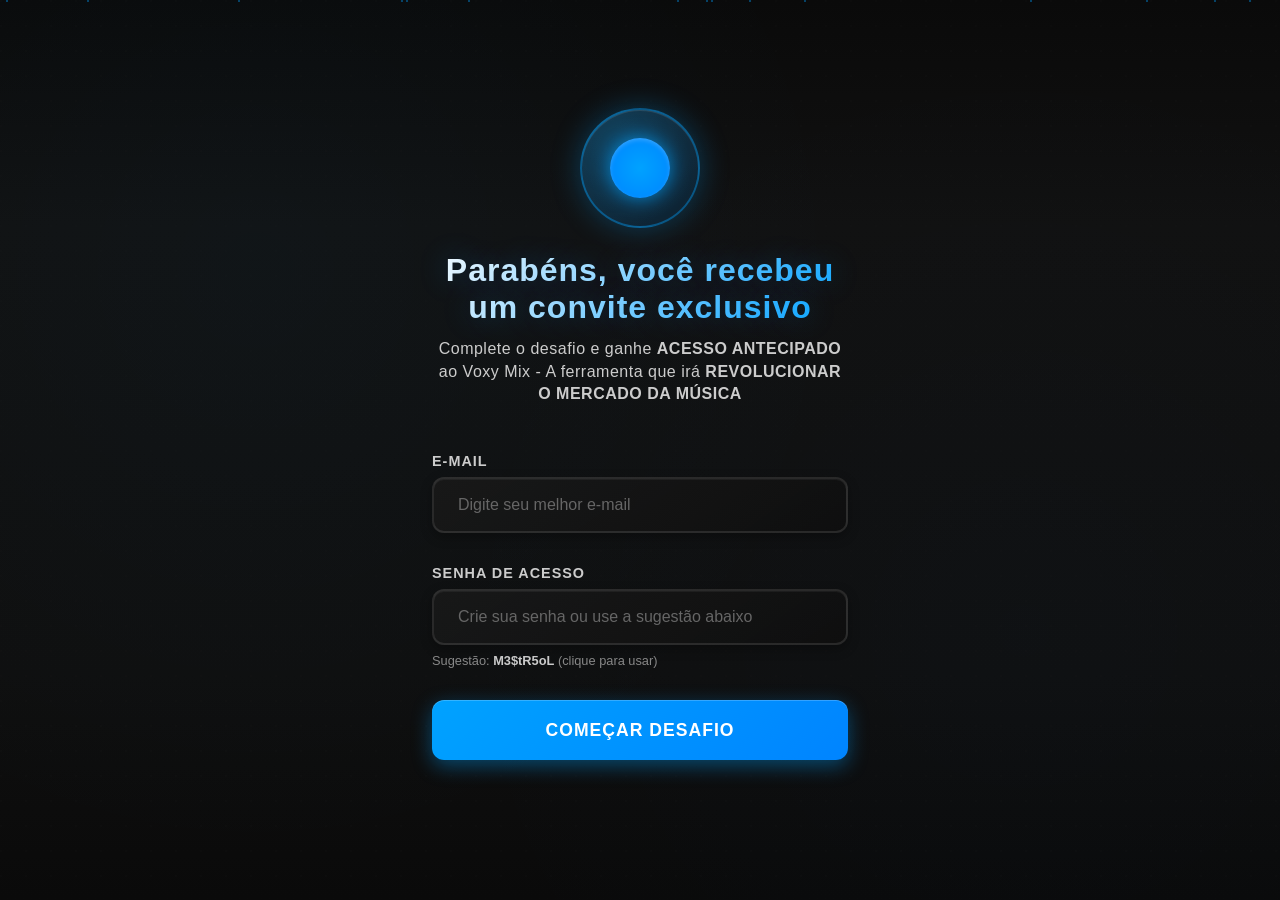
<file: app/index.html>
<!DOCTYPE html>
<html lang="pt-BR">
<head>
    <meta charset="UTF-8">
    <title>Voxy Mix</title>
    <link rel="stylesheet" href="styles.css">
</head>
<body>
    <iframe id="stageFrame" src=""></iframe>
    <script src="script.js"></script>
</body>
</html>
</file>
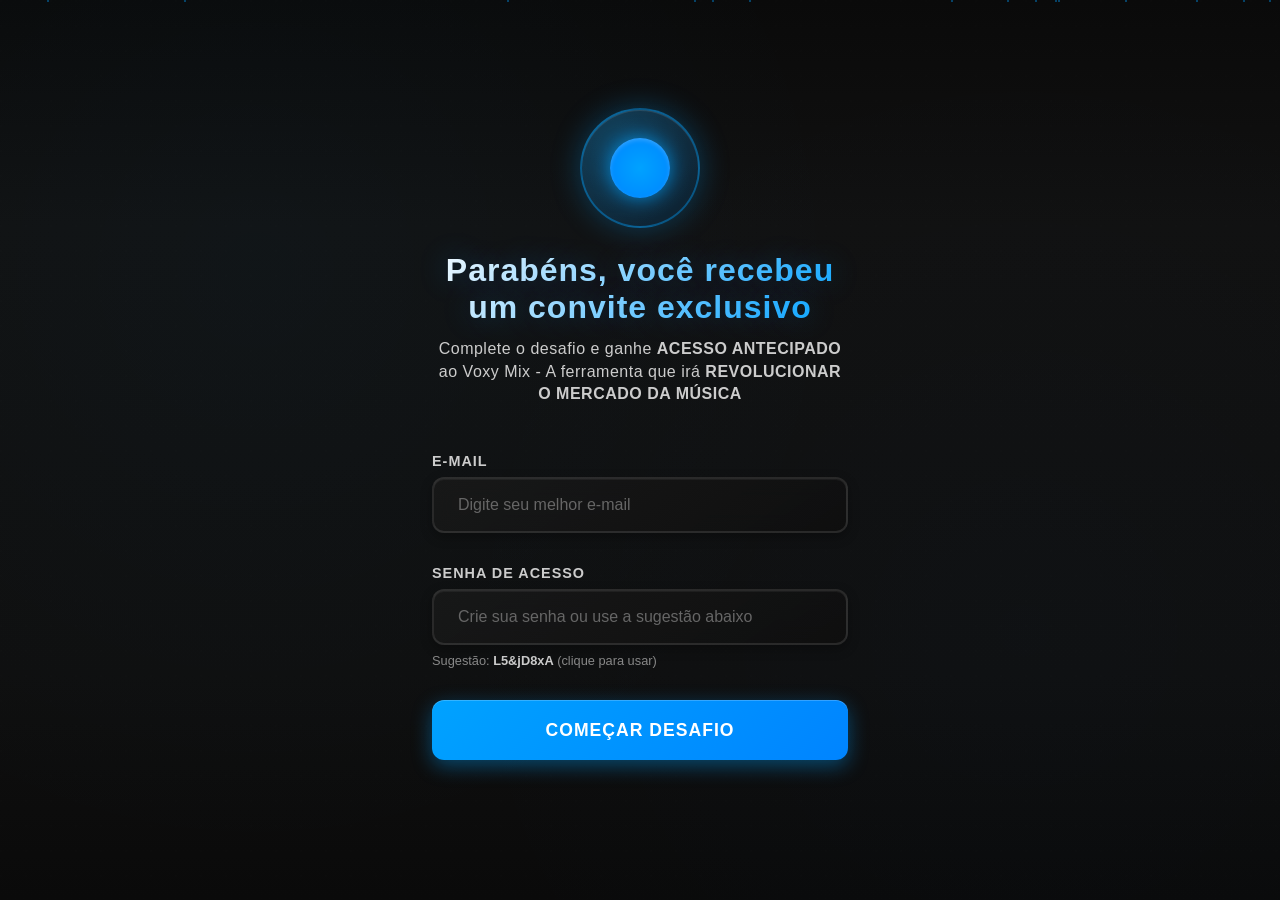
<file: Banco de Dados - IA/Htmls/[FG] Etapa 1 - Login (Pronta).html>
<!DOCTYPE html>
<html lang="pt-BR">
<head>
    <meta charset="UTF-8">
    <meta name="viewport" content="width=device-width, initial-scale=1.0">
    <title>Voxy Mix - Experiência Interativa</title>
    <style>
        /* ===== RESET E BASE ===== */
        * {
            margin: 0;
            padding: 0;
            box-sizing: border-box;
            user-select: none;
        }

        body {
            font-family: 'Segoe UI', 'Arial', sans-serif;
            background: 
                radial-gradient(circle at 20% 30%, rgba(0, 162, 255, 0.03) 0%, transparent 50%),
                radial-gradient(circle at 80% 70%, rgba(0, 132, 255, 0.02) 0%, transparent 50%),
                linear-gradient(180deg, #0a0a0a 0%, #111111 25%, #0f0f0f 75%, #0a0a0a 100%);
            color: #ffffff;
            min-height: 100vh;
            overflow-x: hidden;
            position: relative;
            display: flex;
            align-items: center;
            justify-content: center;
        }

        /* ===== TEXTURA DE CARBONO ===== */
        body::before {
            content: '';
            position: fixed;
            top: 0;
            left: 0;
            width: 100%;
            height: 100%;
            background: 
                radial-gradient(circle at 1px 1px, rgba(255,255,255,0.015) 1px, transparent 0);
            background-size: 25px 25px;
            pointer-events: none;
            opacity: 0.4;
            z-index: -1;
        }

        /* ===== CONTAINER PRINCIPAL ===== */
        .login-container {
            width: 100%;
            max-width: 480px;
            padding: 2rem;
            position: relative;
            z-index: 1;
        }

        /* ===== LOGO PLACEHOLDER ===== */
        .logo-section {
            text-align: center;
            margin-bottom: 3rem;
            opacity: 0;
            animation: fadeInUp 1s ease-out 0.2s forwards;
        }

        .logo-placeholder {
            width: 120px;
            height: 120px;
            margin: 0 auto 1.5rem;
            background: 
                radial-gradient(circle at 30% 30%, rgba(0, 162, 255, 0.3), rgba(0, 132, 255, 0.1)),
                linear-gradient(145deg, #1a1a1a, #0f0f0f);
            border: 2px solid rgba(0, 162, 255, 0.4);
            border-radius: 50%;
            display: flex;
            align-items: center;
            justify-content: center;
            position: relative;
            box-shadow: 
                0 0 30px rgba(0, 162, 255, 0.3),
                inset 0 1px 0 rgba(255, 255, 255, 0.1);
        }

        .logo-placeholder::before {
            content: '';
            width: 60px;
            height: 60px;
            background: 
                radial-gradient(circle, #00a2ff 0%, #0084ff 100%);
            border-radius: 50%;
            box-shadow: 
                0 0 20px rgba(0, 162, 255, 0.8),
                inset 0 2px 4px rgba(255, 255, 255, 0.2);
            animation: logoGlow 3s ease-in-out infinite;
        }

        @keyframes logoGlow {
            0%, 100% { 
                box-shadow: 
                    0 0 20px rgba(0, 162, 255, 0.8),
                    inset 0 2px 4px rgba(255, 255, 255, 0.2);
            }
            50% { 
                box-shadow: 
                    0 0 35px rgba(0, 162, 255, 1),
                    0 0 50px rgba(0, 162, 255, 0.5),
                    inset 0 2px 4px rgba(255, 255, 255, 0.3);
            }
        }

        /* ===== TÍTULOS ===== */
        .main-title {
            font-size: 2rem;
            font-weight: 700;
            text-align: center;
            margin-bottom: 0.8rem;
            background: linear-gradient(135deg, #ffffff, #00a2ff);
            -webkit-background-clip: text;
            -webkit-text-fill-color: transparent;
            background-clip: text;
            text-shadow: 0 0 30px rgba(0, 162, 255, 0.3);
            letter-spacing: 1px;
            opacity: 0;
            animation: fadeInUp 1s ease-out 0.4s forwards;
        }

        .subtitle {
            font-size: 1rem;
            text-align: center;
            color: #cccccc;
            margin-bottom: 3rem;
            letter-spacing: 0.5px;
            line-height: 1.4;
            opacity: 0;
            animation: fadeInUp 1s ease-out 0.6s forwards;
        }

        /* ===== FORMULÁRIO ===== */
        .login-form {
            opacity: 0;
            animation: fadeInUp 1s ease-out 0.8s forwards;
        }

        .form-group {
            margin-bottom: 2rem;
            position: relative;
        }

        .form-label {
            display: block;
            font-size: 0.9rem;
            font-weight: 600;
            color: #cccccc;
            margin-bottom: 0.5rem;
            text-transform: uppercase;
            letter-spacing: 1px;
        }

        .form-input {
            width: 100%;
            height: 56px;
            padding: 0 1.5rem;
            background: 
                linear-gradient(145deg, rgba(26, 26, 26, 0.8), rgba(15, 15, 15, 0.9));
            border: 2px solid rgba(100, 100, 100, 0.3);
            border-radius: 12px;
            font-size: 1rem;
            color: #ffffff;
            transition: all 0.3s cubic-bezier(0.4, 0, 0.2, 1);
            backdrop-filter: blur(10px);
            box-shadow: 
                0 4px 12px rgba(0, 0, 0, 0.3),
                inset 0 1px 0 rgba(255, 255, 255, 0.05);
        }

        .form-input::placeholder {
            color: #666666;
            font-weight: 400;
        }

        .form-input:focus {
            outline: none;
            border-color: #00a2ff;
            box-shadow: 
                0 4px 12px rgba(0, 0, 0, 0.3),
                0 0 20px rgba(0, 162, 255, 0.4),
                inset 0 1px 0 rgba(255, 255, 255, 0.1);
            background: 
                linear-gradient(145deg, rgba(26, 26, 26, 0.9), rgba(15, 15, 15, 1));
        }

        .form-input:hover {
            border-color: rgba(0, 162, 255, 0.5);
            box-shadow: 
                0 4px 12px rgba(0, 0, 0, 0.3),
                0 0 10px rgba(0, 162, 255, 0.2),
                inset 0 1px 0 rgba(255, 255, 255, 0.08);
        }

        /* ===== SUGESTÃO DE SENHA ===== */
        .password-suggestion {
            font-size: 0.8rem;
            color: #888888;
            margin-top: 0.5rem;
            cursor: pointer;
            transition: color 0.3s ease;
        }

        .password-suggestion:hover {
            color: #00a2ff;
        }

        .password-suggestion .suggestion-text {
            color: #cccccc;
            font-weight: 600;
        }

        /* ===== BOTÃO PRINCIPAL ===== */
        .submit-button {
            width: 100%;
            height: 60px;
            background: linear-gradient(135deg, #00a2ff, #0084ff);
            border: none;
            border-radius: 12px;
            font-size: 1.1rem;
            font-weight: 700;
            color: #ffffff;
            text-transform: uppercase;
            letter-spacing: 1px;
            cursor: pointer;
            transition: all 0.3s cubic-bezier(0.4, 0, 0.2, 1);
            box-shadow: 
                0 6px 20px rgba(0, 162, 255, 0.4),
                inset 0 1px 0 rgba(255, 255, 255, 0.2);
            position: relative;
            overflow: hidden;
            margin-bottom: 2rem;
        }

        .submit-button::before {
            content: '';
            position: absolute;
            top: 0;
            left: -100%;
            width: 100%;
            height: 100%;
            background: linear-gradient(90deg, transparent, rgba(255, 255, 255, 0.2), transparent);
            transition: left 0.5s ease;
        }

        .submit-button:hover {
            transform: translateY(-2px);
            box-shadow: 
                0 8px 25px rgba(0, 162, 255, 0.6),
                0 0 30px rgba(0, 162, 255, 0.4),
                inset 0 1px 0 rgba(255, 255, 255, 0.3);
        }

        .submit-button:hover::before {
            left: 100%;
        }

        .submit-button:active {
            transform: translateY(0);
            transition: transform 0.1s ease;
        }

        .submit-button.loading {
            pointer-events: none;
            opacity: 0.8;
        }

        .submit-button.loading::after {
            content: '';
            width: 20px;
            height: 20px;
            border: 2px solid rgba(255, 255, 255, 0.3);
            border-top: 2px solid #ffffff;
            border-radius: 50%;
            animation: spin 1s linear infinite;
            margin-left: 10px;
            display: inline-block;
        }

        @keyframes spin {
            0% { transform: rotate(0deg); }
            100% { transform: rotate(360deg); }
        }

        /* ===== NOTA INFERIOR ===== */
        .footer-note {
            text-align: center;
            font-size: 0.85rem;
            color: #888888;
            line-height: 1.4;
            opacity: 0;
            animation: fadeInUp 1s ease-out 1s forwards;
        }

        /* ===== TELA DE SUCESSO ===== */
        .success-screen {
            display: none;
            text-align: center;
            opacity: 0;
            transform: translateY(30px);
        }

        .success-screen.show {
            display: block;
            animation: fadeInUp 0.8s ease-out forwards;
        }

        .success-icon {
            width: 100px;
            height: 100px;
            margin: 0 auto 2rem;
            background: 
                radial-gradient(circle, #00ff88 0%, #00cc66 100%);
            border-radius: 50%;
            display: flex;
            align-items: center;
            justify-content: center;
            box-shadow: 
                0 0 30px rgba(0, 255, 136, 0.5),
                inset 0 2px 4px rgba(255, 255, 255, 0.2);
            animation: successPulse 2s ease-in-out infinite;
        }

        @keyframes successPulse {
            0%, 100% { 
                box-shadow: 
                    0 0 30px rgba(0, 255, 136, 0.5),
                    inset 0 2px 4px rgba(255, 255, 255, 0.2);
            }
            50% { 
                box-shadow: 
                    0 0 40px rgba(0, 255, 136, 0.8),
                    0 0 60px rgba(0, 255, 136, 0.3),
                    inset 0 2px 4px rgba(255, 255, 255, 0.3);
            }
        }

        .success-icon::before {
            content: '✓';
            font-size: 3rem;
            font-weight: bold;
            color: #ffffff;
        }

        .success-title {
            font-size: 1.8rem;
            font-weight: 700;
            margin-bottom: 1rem;
            background: linear-gradient(135deg, #ffffff, #00ff88);
            -webkit-background-clip: text;
            -webkit-text-fill-color: transparent;
            background-clip: text;
        }

        .success-message {
            font-size: 1rem;
            color: #cccccc;
            margin-bottom: 2.5rem;
            line-height: 1.5;
        }

        .continue-button {
            padding: 1rem 2.5rem;
            background: linear-gradient(135deg, #00ff88, #00cc66);
            border: none;
            border-radius: 12px;
            font-size: 1rem;
            font-weight: 700;
            color: #000000;
            text-transform: uppercase;
            letter-spacing: 1px;
            cursor: pointer;
            transition: all 0.3s ease;
            box-shadow: 
                0 6px 20px rgba(0, 255, 136, 0.4),
                inset 0 1px 0 rgba(255, 255, 255, 0.2);
        }

        .continue-button:hover {
            transform: translateY(-2px);
            box-shadow: 
                0 8px 25px rgba(0, 255, 136, 0.6),
                0 0 30px rgba(0, 255, 136, 0.4);
        }

        /* ===== ANIMAÇÕES ===== */
        @keyframes fadeInUp {
            from {
                opacity: 0;
                transform: translateY(30px);
            }
            to {
                opacity: 1;
                transform: translateY(0);
            }
        }

        /* ===== RESPONSIVIDADE ===== */
        @media (max-width: 768px) {
            .login-container {
                padding: 1.5rem;
                max-width: 400px;
            }

            .logo-placeholder {
                width: 100px;
                height: 100px;
            }

            .logo-placeholder::before {
                width: 50px;
                height: 50px;
            }

            .main-title {
                font-size: 1.6rem;
            }

            .subtitle {
                font-size: 0.9rem;
            }

            .form-input {
                height: 52px;
                font-size: 0.95rem;
            }

            .submit-button {
                height: 56px;
                font-size: 1rem;
            }
        }

        @media (max-width: 480px) {
            .login-container {
                padding: 1rem;
            }

            .main-title {
                font-size: 1.4rem;
                line-height: 1.2;
            }

            .subtitle {
                font-size: 0.85rem;
            }
        }

        /* ===== EFEITOS DE PARTÍCULAS ===== */
        .particles {
            position: fixed;
            top: 0;
            left: 0;
            width: 100%;
            height: 100%;
            pointer-events: none;
            z-index: -1;
        }

        .particle {
            position: absolute;
            width: 2px;
            height: 2px;
            background: rgba(0, 162, 255, 0.5);
            border-radius: 50%;
            animation: float 8s ease-in-out infinite;
        }

        @keyframes float {
            0%, 100% { 
                transform: translateY(0) translateX(0);
                opacity: 0;
            }
            10%, 90% { 
                opacity: 1;
            }
            50% { 
                transform: translateY(-100vh) translateX(50px);
            }
        }
    </style>
</head>
<body>
    <!-- PARTÍCULAS DE FUNDO -->
    <div class="particles" id="particles"></div>

    <div class="login-container">
        <!-- SEÇÃO DO LOGO -->
        <div class="logo-section">
            <div class="logo-placeholder"></div>
            <h1 class="main-title">Parabéns, você recebeu um convite exclusivo</h1>
            <p class="subtitle">Complete o desafio e ganhe <strong>ACESSO ANTECIPADO</strong> ao Voxy Mix - A ferramenta que irá <strong>REVOLUCIONAR O MERCADO DA MÚSICA</strong></p>
        </div>

        <!-- FORMULÁRIO DE ACESSO -->
        <form class="login-form" id="loginForm">
            <div class="form-group">
                <label class="form-label" for="email">E-mail</label>
                <input 
                    type="email" 
                    id="email" 
                    name="email" 
                    class="form-input" 
                    placeholder="Digite seu melhor e-mail"
                    required
                >
            </div>

            <div class="form-group">
                <label class="form-label" for="password">Senha de Acesso</label>
                <input 
                    type="password" 
                    id="password" 
                    name="password" 
                    class="form-input" 
                    placeholder="Crie sua senha ou use a sugestão abaixo"
                    required
                >
                <div class="password-suggestion" id="passwordSuggestion">
                    Sugestão: <span class="suggestion-text" id="suggestedPassword">V7x#m2K9</span> (clique para usar)
                </div>
            </div>

            <button type="submit" class="submit-button" id="submitBtn">
                Começar Desafio
            </button>
        </form>

        <!-- NOTA INFERIOR -->
        <!-- Removida conforme solicitação -->

        <!-- TELA DE SUCESSO -->
        <div class="success-screen" id="successScreen">
            <div class="success-icon"></div>
            <h2 class="success-title">Sistema Ativado!</h2>
            <p class="success-message">
                Seu acesso foi liberado! Agora você está pronto para embarcar nesta experiência única do Voxy Mix.
            </p>
            <button class="continue-button" onclick="continueToNextStep()">
                Entrar na Experiência
            </button>
        </div>
    </div>

    <script>
        // ===== SISTEMA DE ACESSO VOXY MIX =====
        
        // Elementos do DOM
        const loginForm = document.getElementById('loginForm');
        const submitBtn = document.getElementById('submitBtn');
        const successScreen = document.getElementById('successScreen');
        const emailInput = document.getElementById('email');
        const passwordInput = document.getElementById('password');
        const passwordSuggestion = document.getElementById('passwordSuggestion');
        const suggestedPassword = document.getElementById('suggestedPassword');

        // Array de senhas sugeridas
        const passwordSuggestions = [
            'V7x#m2K9', 'P4@nW8qZ', 'M3$tR5oL', 'X9&fY2nU', 
            'K8#pB4mS', 'Q6@vN7rT', 'Z3$cH9wE', 'L5&jD8xA'
        ];

        // ===== GERAÇÃO DE SENHA SUGERIDA =====
        function generateRandomPassword() {
            const randomIndex = Math.floor(Math.random() * passwordSuggestions.length);
            return passwordSuggestions[randomIndex];
        }

        // ===== APLICAR SENHA SUGERIDA =====
        function applySuggestedPassword() {
            const password = suggestedPassword.textContent;
            passwordInput.value = password;
            passwordInput.focus();
            
            // Remove a sugestão completamente
            passwordSuggestion.style.display = 'none';
        }

        // ===== PARTÍCULAS DE FUNDO =====
        function createParticles() {
            const particlesContainer = document.getElementById('particles');
            const particleCount = 15;

            for (let i = 0; i < particleCount; i++) {
                const particle = document.createElement('div');
                particle.className = 'particle';
                
                particle.style.left = Math.random() * 100 + '%';
                particle.style.animationDelay = Math.random() * 8 + 's';
                particle.style.animationDuration = (8 + Math.random() * 4) + 's';
                
                particlesContainer.appendChild(particle);
            }
        }

        // ===== VALIDAÇÃO DE FORMULÁRIO =====
        function validateForm() {
            const email = emailInput.value.trim();
            const password = passwordInput.value.trim();
            
            if (!isValidEmail(email)) {
                showInputError(emailInput, 'Digite um e-mail válido');
                return false;
            }
            
            if (password.length < 6) {
                showInputError(passwordInput, 'Senha deve ter pelo menos 6 caracteres');
                return false;
            }
            
            return true;
        }

        function isValidEmail(email) {
            const emailRegex = /^[^\s@]+@[^\s@]+\.[^\s@]+$/;
            return emailRegex.test(email);
        }

        function showInputError(input, message) {
            const existingError = input.parentNode.querySelector('.error-message');
            if (existingError) {
                existingError.remove();
            }
            
            const errorElement = document.createElement('div');
            errorElement.className = 'error-message';
            errorElement.textContent = message;
            errorElement.style.cssText = `
                color: #ff4444;
                font-size: 0.8rem;
                margin-top: 0.5rem;
                animation: fadeInUp 0.3s ease;
            `;
            
            input.parentNode.appendChild(errorElement);
            input.style.borderColor = '#ff4444';
            
            setTimeout(() => {
                if (errorElement.parentNode) {
                    errorElement.remove();
                    input.style.borderColor = '';
                }
            }, 3000);
        }

        // ===== PROCESSAMENTO DO FORMULÁRIO =====
        function handleFormSubmit(e) {
            e.preventDefault();
            
            if (!validateForm()) {
                return;
            }
            
            submitBtn.classList.add('loading');
            submitBtn.innerHTML = 'Ativando Sistema...';
            
            setTimeout(() => {
                showSuccessScreen();
            }, 2000);
        }

        function showSuccessScreen() {
            loginForm.style.display = 'none';
            document.querySelector('.footer-note').style.display = 'none';
            document.querySelector('.logo-section').style.display = 'none';
            
            successScreen.classList.add('show');
            
            playSuccessSound();
        }

        function continueToNextStep() {
            alert('Redirecionando para sua experiência Voxy Mix personalizada...');
        }

        // ===== EFEITOS SONOROS =====
        function playSuccessSound() {
            try {
                const audioContext = new (window.AudioContext || window.webkitAudioContext)();
                
                const frequencies = [523, 659, 784];
                
                frequencies.forEach((freq, index) => {
                    const oscillator = audioContext.createOscillator();
                    const gainNode = audioContext.createGain();
                    
                    oscillator.connect(gainNode);
                    gainNode.connect(audioContext.destination);
                    
                    const startTime = audioContext.currentTime + (index * 0.1);
                    oscillator.frequency.setValueAtTime(freq, startTime);
                    gainNode.gain.setValueAtTime(0.1, startTime);
                    gainNode.gain.exponentialRampToValueAtTime(0.001, startTime + 0.5);
                    
                    oscillator.start(startTime);
                    oscillator.stop(startTime + 0.5);
                });
            } catch (e) {
                // Fallback silencioso
            }
        }

        // ===== EFEITOS VISUAIS NOS INPUTS =====
        function addInputEffects() {
            const inputs = document.querySelectorAll('.form-input');
            
            inputs.forEach(input => {
                input.addEventListener('focus', function() {
                    this.parentNode.style.transform = 'translateY(-2px)';
                    this.parentNode.style.transition = 'transform 0.3s ease';
                });
                
                input.addEventListener('blur', function() {
                    this.parentNode.style.transform = 'translateY(0)';
                });
            });
        }

        // ===== EASTER EGG - SEQUÊNCIA SECRETA =====
        let secretSequence = [];
        const secretCode = ['ArrowUp', 'ArrowUp', 'ArrowDown', 'ArrowDown', 'ArrowLeft', 'ArrowRight'];

        function handleSecretSequence(e) {
            secretSequence.push(e.code);
            
            if (secretSequence.length > secretCode.length) {
                secretSequence.shift();
            }
            
            if (JSON.stringify(secretSequence) === JSON.stringify(secretCode)) {
                activateSecretMode();
                secretSequence = [];
            }
        }

        function activateSecretMode() {
            document.body.style.animation = 'rainbow 2s linear infinite';
            
            const style = document.createElement('style');
            style.textContent = `
                @keyframes rainbow {
                    0% { filter: hue-rotate(0deg); }
                    100% { filter: hue-rotate(360deg); }
                }
            `;
            document.head.appendChild(style);
            
            setTimeout(() => {
                document.body.style.animation = '';
                style.remove();
            }, 4000);
        }

        // ===== INICIALIZAÇÃO =====
        document.addEventListener('DOMContentLoaded', function() {
            createParticles();
            
            loginForm.addEventListener('submit', handleFormSubmit);
            addInputEffects();
            
            // Adiciona event listener para sugestão de senha
            passwordSuggestion.addEventListener('click', applySuggestedPassword);
            
            // Easter egg
            document.addEventListener('keydown', handleSecretSequence);
            
            // Auto-focus no primeiro input após animação
            setTimeout(() => {
                emailInput.focus();
            }, 1500);
            
            // Gera senha inicial
            const initialPassword = generateRandomPassword();
            suggestedPassword.textContent = initialPassword;
        });

        // ===== PREVENÇÃO DE SPAM =====
        let submitCount = 0;
        const originalSubmitHandler = handleFormSubmit;

        function handleFormSubmit(e) {
            submitCount++;
            
            if (submitCount > 3) {
                e.preventDefault();
                alert('Muitas tentativas. Aguarde alguns segundos antes de tentar novamente.');
                return;
            }
            
            originalSubmitHandler(e);
        }

        setInterval(() => {
            submitCount = 0;
        }, 60000);
    </script>
</body>
</html>
</file>
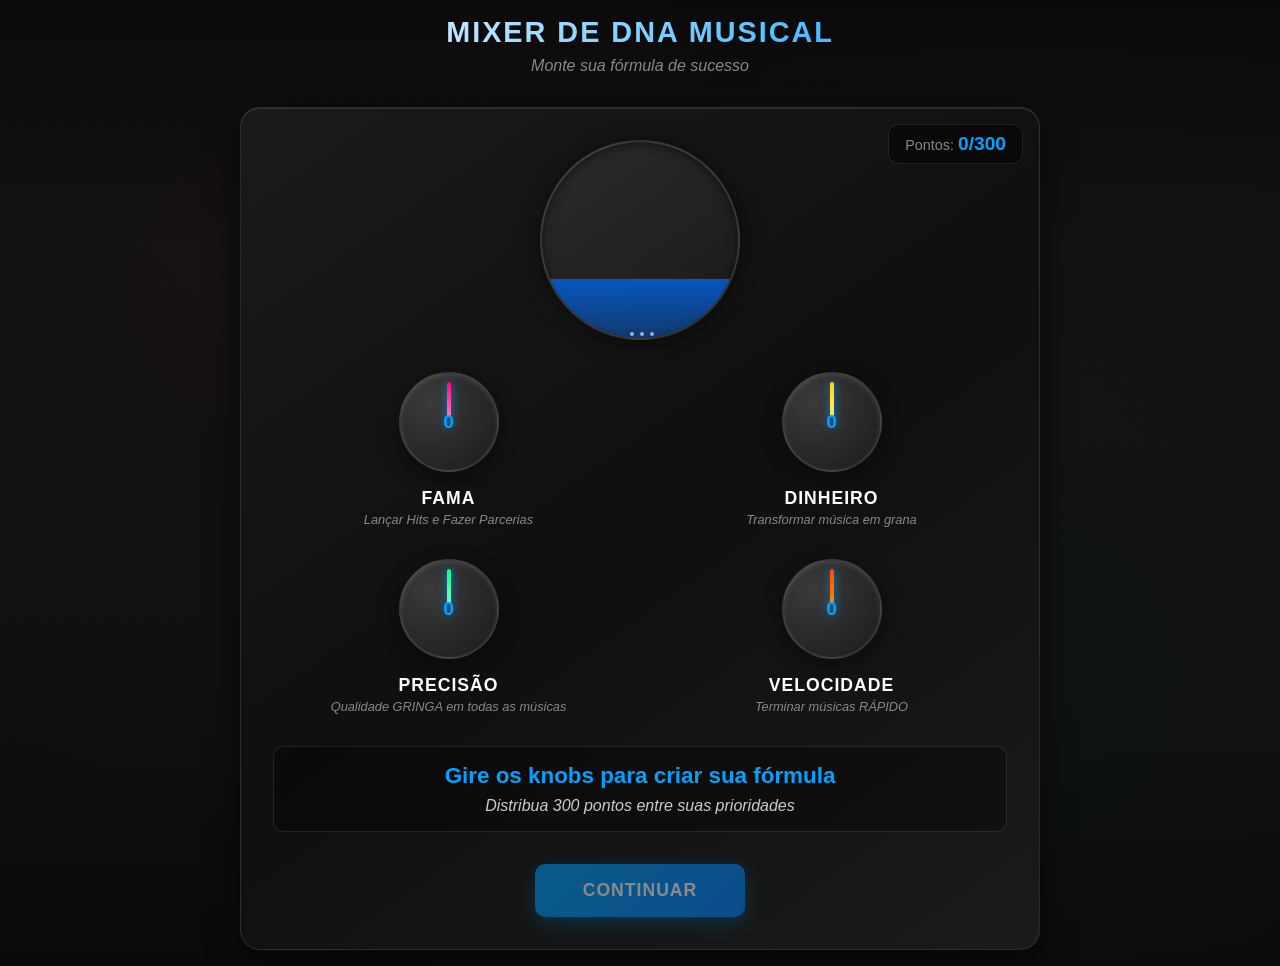
<file: Banco de Dados - IA/Htmls/[FG] Etapa 2 - DNA Musical.html>
<!DOCTYPE html>
<html lang="pt-BR">
<head>
    <meta charset="UTF-8">
    <meta name="viewport" content="width=device-width, initial-scale=1.0">
    <title>Mixer de DNA Musical - Voxy Mix</title>
    <style>
        /* ===== RESET & BASE ===== */
        * { margin: 0; padding: 0; box-sizing: border-box; user-select: none; }
        body {
            font-family: 'Segoe UI', Arial, sans-serif;
            background:
                radial-gradient(circle at 20% 30%, rgba(255, 0, 150, 0.02) 0%, transparent 60%),
                radial-gradient(circle at 80% 70%, rgba(0, 200, 255, 0.02) 0%, transparent 60%),
                linear-gradient(180deg, #0a0a0a 0%, #111111 25%, #0f0f0f 75%, #0a0a0a 100%);
            color: #e8e8e8; min-height: 100vh; overflow-x: hidden;
            display: flex; align-items: center; justify-content: center; padding: 1rem;
        }
        body::before {
            content: ''; position: fixed; top: 0; left: 0; width: 100%; height: 100%;
            background: radial-gradient(circle at 1px 1px, rgba(255,255,255,0.02) 1px, transparent 0);
            background-size: 20px 20px; pointer-events: none; opacity: 0.3; z-index: -1;
        }
        
        /* ===== CONTAINER PRINCIPAL ===== */
        .main-container { 
            max-width: 800px; 
            width: 100%; 
            position: relative; 
            z-index: 1;
            animation: fadeInUp 0.8s ease-out;
        }
        
        /* ===== HEADER ===== */
        .header {
            text-align: center;
            margin-bottom: 2rem;
        }
        .title {
            font-size: 1.8rem;
            font-weight: 700;
            background: linear-gradient(135deg, #ffffff, #00a2ff);
            -webkit-background-clip: text;
            -webkit-text-fill-color: transparent;
            background-clip: text;
            margin-bottom: 0.5rem;
            text-transform: uppercase;
            letter-spacing: 2px;
        }
        .subtitle {
            font-size: 1rem;
            color: #888;
            font-style: italic;
        }
        
        /* ===== MIXER CONTAINER ===== */
        .mixer-container {
            background: linear-gradient(145deg, #1a1a1a 0%, #0f0f0f 50%, #1a1a1a 100%);
            border: 1px solid rgba(100, 100, 100, 0.3);
            border-radius: 20px;
            padding: 2rem;
            position: relative;
            box-shadow: 
                0 8px 32px rgba(0, 0, 0, 0.6),
                inset 0 1px 0 rgba(255, 255, 255, 0.1);
        }
        
        /* ===== PONTOS TOTAIS ===== */
        .points-display {
            position: absolute;
            top: 1rem;
            right: 1rem;
            background: rgba(0, 0, 0, 0.5);
            padding: 0.5rem 1rem;
            border-radius: 10px;
            border: 1px solid rgba(255, 255, 255, 0.1);
        }
        .points-text {
            font-size: 0.9rem;
            color: #888;
        }
        .points-value {
            font-size: 1.2rem;
            font-weight: bold;
            color: #00a2ff;
        }
        .points-value.warning {
            color: #ff4444;
        }
        
        /* ===== CAPSULA CENTRAL ===== */
        .formula-container {
            width: 200px;
            height: 200px;
            margin: 0 auto 2rem;
            position: relative;
        }
        
        .capsule {
            width: 100%;
            height: 100%;
            background: linear-gradient(145deg, #2a2a2a, #1a1a1a);
            border-radius: 100px;
            position: relative;
            overflow: hidden;
            border: 2px solid rgba(255, 255, 255, 0.1);
            box-shadow: 
                inset 0 2px 10px rgba(0, 0, 0, 0.5),
                0 0 20px rgba(0, 0, 0, 0.5);
        }
        
        .liquid {
            position: absolute;
            bottom: 0;
            left: 0;
            width: 100%;
            height: 30%;
            background: linear-gradient(180deg, 
                rgba(0, 162, 255, 0.8) 0%, 
                rgba(0, 162, 255, 0.4) 100%);
            transition: all 0.5s ease;
            animation: bubble 3s ease-in-out infinite;
        }
        
        @keyframes bubble {
            0%, 100% { transform: translateY(0); }
            50% { transform: translateY(-5px); }
        }
        
        .bubbles {
            position: absolute;
            bottom: 10%;
            left: 50%;
            transform: translateX(-50%);
        }
        
        .bubble {
            position: absolute;
            width: 4px;
            height: 4px;
            background: rgba(255, 255, 255, 0.6);
            border-radius: 50%;
            animation: rise 2s ease-in-out infinite;
        }
        
        @keyframes rise {
            0% { transform: translateY(0); opacity: 0; }
            20% { opacity: 1; }
            80% { opacity: 1; }
            100% { transform: translateY(-100px); opacity: 0; }
        }
        
        .formula-result {
            position: absolute;
            top: 50%;
            left: 50%;
            transform: translate(-50%, -50%);
            text-align: center;
            opacity: 0;
            transition: opacity 0.5s ease;
        }
        
        .formula-result.show {
            opacity: 1;
        }
        
        .result-icon {
            font-size: 3rem;
            margin-bottom: 0.5rem;
        }
        
        .result-name {
            font-size: 1.2rem;
            font-weight: bold;
            color: #ffffff;
            text-shadow: 0 0 10px rgba(0, 162, 255, 0.8);
        }
        
        /* ===== KNOBS GRID ===== */
        .knobs-grid {
            display: grid;
            grid-template-columns: repeat(2, 1fr);
            gap: 2rem;
            margin-bottom: 2rem;
        }
        
        /* ===== KNOB INDIVIDUAL ===== */
        .knob-container {
            display: flex;
            flex-direction: column;
            align-items: center;
            gap: 1rem;
        }
        
        .knob-wrapper {
            position: relative;
        }
        
        .knob {
            width: 100px;
            height: 100px;
            border-radius: 50%;
            position: relative;
            cursor: grab;
            background: 
                radial-gradient(circle at 30% 30%, #3a3a3a, #1a1a1a),
                radial-gradient(circle at 70% 70%, #2a2a2a, #0a0a0a);
            border: 2px solid rgba(255, 255, 255, 0.1);
            box-shadow: 
                0 6px 20px rgba(0, 0, 0, 0.4),
                inset 0 2px 4px rgba(255, 255, 255, 0.1);
            transition: transform 0.2s ease;
        }
        
        .knob:hover {
            transform: scale(1.05);
        }
        
        .knob.dragging {
            cursor: grabbing;
            transform: scale(1.08);
        }
        
        .knob-indicator {
            position: absolute;
            top: 8px;
            left: 50%;
            width: 4px;
            height: 35px;
            background: linear-gradient(180deg, #00a2ff, #ffffff);
            border-radius: 2px;
            transform-origin: center 42px;
            transform: translateX(-50%) rotate(0deg);
            box-shadow: 0 0 8px rgba(0, 162, 255, 0.8);
            transition: none;
        }
        
        .knob-value {
            position: absolute;
            top: 50%;
            left: 50%;
            transform: translate(-50%, -50%);
            font-size: 1.2rem;
            font-weight: bold;
            color: #00a2ff;
            text-shadow: 0 0 8px rgba(0, 162, 255, 0.6);
        }
        
        .knob-info {
            text-align: center;
        }
        
        .knob-label {
            font-size: 1.1rem;
            font-weight: bold;
            color: #ffffff;
            text-transform: uppercase;
            letter-spacing: 1px;
            margin-bottom: 0.2rem;
        }
        
        .knob-desc {
            font-size: 0.8rem;
            color: #888;
            font-style: italic;
        }
        
        /* ===== COLORS FOR EACH KNOB ===== */
        .knob-container[data-type="fama"] .knob-indicator {
            background: linear-gradient(180deg, #ff0080, #ff80c0);
        }
        .knob-container[data-type="dinheiro"] .knob-indicator {
            background: linear-gradient(180deg, #ffd700, #ffed80);
        }
        .knob-container[data-type="precisao"] .knob-indicator {
            background: linear-gradient(180deg, #00ff88, #80ffcc);
        }
        .knob-container[data-type="velocidade"] .knob-indicator {
            background: linear-gradient(180deg, #ff4500, #ff8c00);
        }
        
        /* ===== RESULTADO DESCRIPTION ===== */
        .result-description {
            text-align: center;
            margin-top: 1rem;
            min-height: 3rem;
            padding: 1rem;
            background: rgba(0, 0, 0, 0.3);
            border-radius: 10px;
            border: 1px solid rgba(255, 255, 255, 0.1);
        }
        
        .result-title {
            font-size: 1.4rem;
            font-weight: bold;
            color: #00a2ff;
            margin-bottom: 0.5rem;
        }
        
        .result-subtitle {
            font-size: 1rem;
            color: #ccc;
            font-style: italic;
        }
        
        /* ===== CONTINUE BUTTON ===== */
        .continue-section {
            text-align: center;
            margin-top: 2rem;
        }
        
        .continue-btn {
            padding: 1rem 3rem;
            background: linear-gradient(135deg, #00a2ff, #0084ff);
            border: none;
            border-radius: 10px;
            font-size: 1.1rem;
            font-weight: bold;
            color: #ffffff;
            text-transform: uppercase;
            letter-spacing: 1px;
            cursor: pointer;
            transition: all 0.3s ease;
            box-shadow: 0 6px 20px rgba(0, 162, 255, 0.4);
        }
        
        .continue-btn:hover {
            transform: translateY(-2px);
            box-shadow: 0 8px 25px rgba(0, 162, 255, 0.6);
        }
        
        .continue-btn:disabled {
            opacity: 0.5;
            cursor: not-allowed;
            transform: none;
        }
        
        /* ===== ANIMATIONS ===== */
        @keyframes fadeInUp {
            from { opacity: 0; transform: translateY(30px); }
            to { opacity: 1; transform: translateY(0); }
        }
        
        /* ===== MOBILE ===== */
        @media (max-width: 768px) {
            .mixer-container { padding: 1.5rem; }
            .knobs-grid { gap: 1.5rem; }
            .knob { width: 80px; height: 80px; }
            .knob-indicator { height: 28px; transform-origin: center 34px; }
            .formula-container { width: 150px; height: 150px; }
            .points-display { position: static; margin-bottom: 1rem; text-align: center; }
        }
    </style>
</head>
<body>
    <div class="main-container">
        <div class="header">
            <h1 class="title">Mixer de DNA Musical</h1>
            <p class="subtitle">Monte sua fórmula de sucesso</p>
        </div>
        
        <div class="mixer-container">
            <div class="points-display">
                <span class="points-text">Pontos: </span>
                <span class="points-value" id="pointsValue">0/300</span>
            </div>
            
            <div class="formula-container">
                <div class="capsule">
                    <div class="liquid" id="liquid">
                        <div class="bubbles">
                            <div class="bubble" style="animation-delay: 0s; left: -10px;"></div>
                            <div class="bubble" style="animation-delay: 0.5s; left: 0px;"></div>
                            <div class="bubble" style="animation-delay: 1s; left: 10px;"></div>
                        </div>
                    </div>
                    <div class="formula-result" id="formulaResult">
                        <div class="result-icon">🧪</div>
                        <div class="result-name">Analisando...</div>
                    </div>
                </div>
            </div>
            
            <div class="knobs-grid">
                <div class="knob-container" data-type="fama">
                    <div class="knob-wrapper">
                        <div class="knob" data-knob="fama">
                            <div class="knob-indicator"></div>
                            <div class="knob-value">0</div>
                        </div>
                    </div>
                    <div class="knob-info">
                        <div class="knob-label">FAMA</div>
                        <div class="knob-desc">Lançar Hits e Fazer Parcerias</div>
                    </div>
                </div>
                
                <div class="knob-container" data-type="dinheiro">
                    <div class="knob-wrapper">
                        <div class="knob" data-knob="dinheiro">
                            <div class="knob-indicator"></div>
                            <div class="knob-value">0</div>
                        </div>
                    </div>
                    <div class="knob-info">
                        <div class="knob-label">DINHEIRO</div>
                        <div class="knob-desc">Transformar música em grana</div>
                    </div>
                </div>
                
                <div class="knob-container" data-type="precisao">
                    <div class="knob-wrapper">
                        <div class="knob" data-knob="precisao">
                            <div class="knob-indicator"></div>
                            <div class="knob-value">0</div>
                        </div>
                    </div>
                    <div class="knob-info">
                        <div class="knob-label">PRECISÃO</div>
                        <div class="knob-desc">Qualidade GRINGA em todas as músicas</div>
                    </div>
                </div>
                
                <div class="knob-container" data-type="velocidade">
                    <div class="knob-wrapper">
                        <div class="knob" data-knob="velocidade">
                            <div class="knob-indicator"></div>
                            <div class="knob-value">0</div>
                        </div>
                    </div>
                    <div class="knob-info">
                        <div class="knob-label">VELOCIDADE</div>
                        <div class="knob-desc">Terminar músicas RÁPIDO</div>
                    </div>
                </div>
            </div>
            
            <div class="result-description" id="resultDescription">
                <div class="result-title">Gire os knobs para criar sua fórmula</div>
                <div class="result-subtitle">Distribua 300 pontos entre suas prioridades</div>
            </div>
            
            <div class="continue-section">
                <button class="continue-btn" id="continueBtn" disabled>
                    Continuar
                </button>
            </div>
        </div>
    </div>
    
    <script>
        // Sistema de Knobs
        const knobData = {
            fama: { value: 0, element: null, indicator: null, valueDisplay: null },
            dinheiro: { value: 0, element: null, indicator: null, valueDisplay: null },
            precisao: { value: 0, element: null, indicator: null, valueDisplay: null },
            velocidade: { value: 0, element: null, indicator: null, valueDisplay: null }
        };
        
        const MAX_POINTS = 300;
        const MAX_PER_KNOB = 100;
        let isDragging = false;
        let currentKnob = null;
        let startAngle = 0;
        let startValue = 0;
        
        // Inicialização
        function init() {
            // Configurar knobs
            Object.keys(knobData).forEach(key => {
                const knob = document.querySelector(`[data-knob="${key}"]`);
                knobData[key].element = knob;
                knobData[key].indicator = knob.querySelector('.knob-indicator');
                knobData[key].valueDisplay = knob.querySelector('.knob-value');
                
                // Event listeners
                knob.addEventListener('mousedown', (e) => startDrag(e, key));
                knob.addEventListener('touchstart', (e) => startDrag(e, key), { passive: false });
            });
            
            // Global event listeners
            document.addEventListener('mousemove', drag);
            document.addEventListener('mouseup', stopDrag);
            document.addEventListener('touchmove', drag, { passive: false });
            document.addEventListener('touchend', stopDrag);
            
            // Continue button
            document.getElementById('continueBtn').addEventListener('click', handleContinue);
            
            updateDisplay();
        }
        
        function startDrag(e, knobType) {
            e.preventDefault();
            isDragging = true;
            currentKnob = knobType;
            knobData[knobType].element.classList.add('dragging');
            
            const rect = knobData[knobType].element.getBoundingClientRect();
            const centerX = rect.left + rect.width / 2;
            const centerY = rect.top + rect.height / 2;
            
            const clientX = e.type.includes('touch') ? e.touches[0].clientX : e.clientX;
            const clientY = e.type.includes('touch') ? e.touches[0].clientY : e.clientY;
            
            startAngle = Math.atan2(clientY - centerY, clientX - centerX) * (180 / Math.PI);
            startValue = knobData[knobType].value;
        }
        
        function drag(e) {
            if (!isDragging || !currentKnob) return;
            e.preventDefault();
            
            const rect = knobData[currentKnob].element.getBoundingClientRect();
            const centerX = rect.left + rect.width / 2;
            const centerY = rect.top + rect.height / 2;
            
            const clientX = e.type.includes('touch') ? e.touches[0].clientX : e.clientX;
            const clientY = e.type.includes('touch') ? e.touches[0].clientY : e.clientY;
            
            const currentAngle = Math.atan2(clientY - centerY, clientX - centerX) * (180 / Math.PI);
            let angleDiff = currentAngle - startAngle;
            
            if (angleDiff > 180) angleDiff -= 360;
            if (angleDiff < -180) angleDiff += 360;
            
            const valueDiff = (angleDiff / 270) * 100; // 270 degrees = 0 to 100
            let newValue = Math.round(startValue + valueDiff);
            newValue = Math.max(0, Math.min(MAX_PER_KNOB, newValue));
            
            // Verificar se não ultrapassa o total
            const otherPoints = getTotalPoints() - knobData[currentKnob].value;
            if (otherPoints + newValue > MAX_POINTS) {
                newValue = MAX_POINTS - otherPoints;
            }
            
            knobData[currentKnob].value = newValue;
            updateDisplay();
        }
        
        function stopDrag() {
            if (isDragging && currentKnob) {
                knobData[currentKnob].element.classList.remove('dragging');
            }
            isDragging = false;
            currentKnob = null;
        }
        
        function getTotalPoints() {
            return Object.values(knobData).reduce((sum, knob) => sum + knob.value, 0);
        }
        
        function updateDisplay() {
            const total = getTotalPoints();
            
            // Atualizar valores e rotações dos knobs
            Object.keys(knobData).forEach(key => {
                const data = knobData[key];
                const rotation = (data.value / MAX_PER_KNOB) * 270; // 270 degrees max
                data.indicator.style.transform = `translateX(-50%) rotate(${rotation}deg)`;
                data.valueDisplay.textContent = data.value;
            });
            
            // Atualizar contador de pontos
            const pointsDisplay = document.getElementById('pointsValue');
            pointsDisplay.textContent = `${total}/300`;
            pointsDisplay.classList.toggle('warning', total > MAX_POINTS);
            
            // Atualizar líquido e cor
            updateLiquid();
            
            // Atualizar resultado
            updateResult();
            
            // Habilitar/desabilitar botão continuar
            const continueBtn = document.getElementById('continueBtn');
            const activeKnobs = Object.values(knobData).filter(k => k.value > 0).length;
            continueBtn.disabled = total === 0 || total > MAX_POINTS || activeKnobs < 2;
        }
        
        function updateLiquid() {
            const liquid = document.getElementById('liquid');
            const total = getTotalPoints();
            const percentage = (total / MAX_POINTS) * 70 + 30; // 30% to 100%
            
            liquid.style.height = `${percentage}%`;
            
            // Calcular cor baseada nas combinações
            const { fama, dinheiro, precisao, velocidade } = knobData;
            
            let r = 0, g = 100, b = 255; // Base azul
            
            // Adicionar influência de cada knob
            r += (fama.value / MAX_PER_KNOB) * 150; // Rosa
            r += (dinheiro.value / MAX_PER_KNOB) * 200; // Dourado
            g += (dinheiro.value / MAX_PER_KNOB) * 150; // Dourado
            g += (precisao.value / MAX_PER_KNOB) * 200; // Verde
            r += (velocidade.value / MAX_PER_KNOB) * 200; // Laranja
            
            r = Math.min(255, r);
            g = Math.min(255, g);
            b = Math.max(50, b - (r + g) / 4);
            
            liquid.style.background = `linear-gradient(180deg, 
                rgba(${r}, ${g}, ${b}, 0.8) 0%, 
                rgba(${r}, ${g}, ${b}, 0.4) 100%)`;
        }
        
        function updateResult() {
            const { fama, dinheiro, precisao, velocidade } = knobData;
            const total = getTotalPoints();
            
            if (total === 0) {
                setResult('🧪', 'Analisando...', 'Gire os knobs para criar sua fórmula', 'Distribua 300 pontos entre suas prioridades');
                return;
            }
            
            // Determinar perfil baseado nas combinações
            let profile = determineProfile(fama.value, dinheiro.value, precisao.value, velocidade.value);
            
            document.getElementById('formulaResult').classList.add('show');
            setResult(profile.icon, profile.name, profile.title, profile.subtitle);
        }
        
        function determineProfile(f, d, p, v) {
            // Perfis extremos (1 dominante)
            if (f >= 200) return { icon: '🎭', name: 'Holofote', title: 'Holofote Viciado', subtitle: 'Quer ser visto, nem que ganhe pouco' };
            if (d >= 200) return { icon: '💰', name: 'Cofre', title: 'Cofre Ambulante', subtitle: 'Música é negócio, fama é distração' };
            if (p >= 200) return { icon: '🎯', name: 'Perfeccionista', title: 'Perfeccionista Doente', subtitle: 'Prefere não lançar do que lançar imperfeito' };
            if (v >= 200) return { icon: '⚡', name: 'Rajada', title: 'Rajada Sonora', subtitle: 'Quantidade é minha qualidade' };
            
            // Duplas poderosas
            if (f >= 100 && d >= 100) return { icon: '👑', name: 'Popstar', title: 'Popstar Empresário', subtitle: 'Famoso E rico, o combo dos sonhos' };
            if (p >= 100 && v >= 100) return { icon: '🔧', name: 'Cirurgião', title: 'Cirurgião Veloz', subtitle: 'Perfeito E rápido? Esse é RARO' };
            if (f >= 100 && p >= 100) return { icon: '🏆', name: 'Referência', title: 'Referência Viva', subtitle: 'Quando lança, vira padrão do mercado' };
            if (d >= 100 && v >= 100) return { icon: '🏧', name: 'Caixa', title: 'Caixa Registradora', subtitle: 'Ching ching a cada projeto finalizado' };
            
            // Perfis ghost (baixa fama)
            if (f <= 20 && d >= 80 && p >= 80) return { icon: '👻', name: 'Ghost', title: 'Ghost Premium', subtitle: 'Fatura PESADO nos bastidores' };
            if (f <= 20 && d >= 80 && v >= 80) return { icon: '💸', name: 'Fantasma', title: 'Fantasma Rico', subtitle: 'Ninguém sabe, mas tá milionário' };
            
            // Triplas
            if (f >= 60 && d >= 60 && p >= 60) return { icon: '💎', name: 'Elite', title: 'Elite Musical', subtitle: 'Topo em tudo que importa' };
            if (d >= 60 && p >= 60 && v >= 60) return { icon: '🏭', name: 'Máquina', title: 'Máquina de Lucro', subtitle: 'Eficiência que gera milhões' };
            
            // Equilibrado
            if (Math.abs(f - d) <= 20 && Math.abs(p - v) <= 20) return { icon: '🎲', name: 'Coringa', title: 'Coringa do Game', subtitle: 'Faz tudo bem feito, sem ponto fraco' };
            
            // Default
            return { icon: '🎵', name: 'Híbrido', title: 'Perfil Híbrido', subtitle: 'Mistura única de habilidades' };
        }
        
        function setResult(icon, name, title, subtitle) {
            document.querySelector('.result-icon').textContent = icon;
            document.querySelector('.result-name').textContent = name;
            document.querySelector('.result-title').textContent = title;
            document.querySelector('.result-subtitle').textContent = subtitle;
        }
        
        function handleContinue() {
            const profile = {
                fama: knobData.fama.value,
                dinheiro: knobData.dinheiro.value,
                precisao: knobData.precisao.value,
                velocidade: knobData.velocidade.value,
                total: getTotalPoints()
            };
            
            // Salvar perfil (localStorage, enviar para servidor, etc.)
            console.log('Perfil criado:', profile);
            
            // Avançar para próxima etapa
            alert('Perfil criado com sucesso! Avançando para próxima etapa...');
        }
        
        // Inicializar quando o DOM carregar
        document.addEventListener('DOMContentLoaded', init);
    </script>
</body>
</html>
</file>
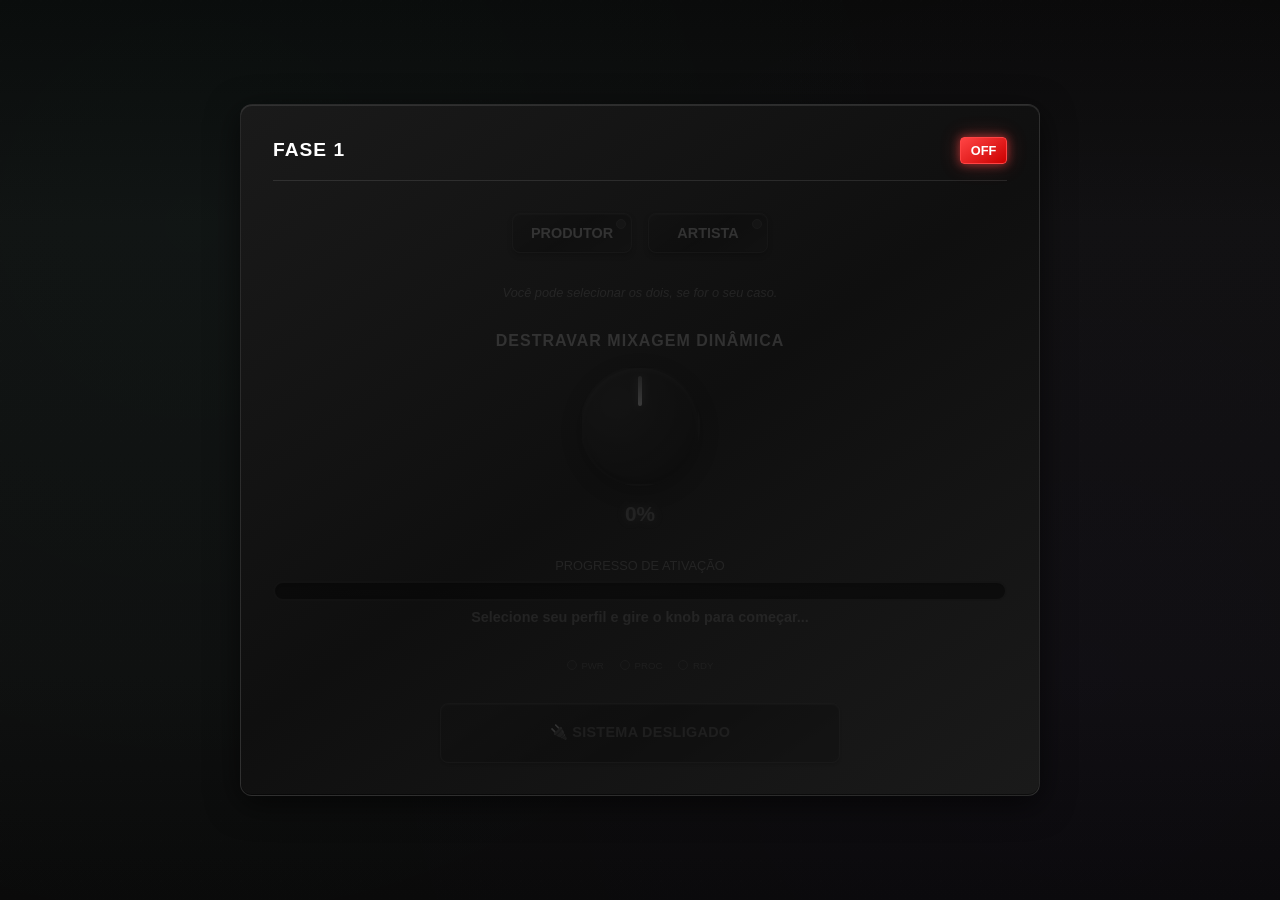
<file: Banco de Dados - IA/Htmls/[FG] Etapa 3 - Segmentação (Alpha).html>
<!DOCTYPE html>
<html lang="pt-BR">
<head>
    <meta charset="UTF-8">
    <meta name="viewport" content="width=device-width, initial-scale=1.0">
    <title>Sistema de Mixagem Dinâmica - Voxy Mix</title>
    <style>
        /* ===== RESET & BASE ===== */
        * { margin: 0; padding: 0; box-sizing: border-box; user-select: none; }
        body {
            font-family: 'Segoe UI', Arial, sans-serif;
            background:
                radial-gradient(circle at 15% 25%, rgba(0, 255, 200, 0.02) 0%, transparent 60%),
                radial-gradient(circle at 85% 75%, rgba(100, 0, 255, 0.02) 0%, transparent 60%),
                linear-gradient(180deg, #0a0a0a 0%, #111111 25%, #0f0f0f 75%, #0a0a0a 100%);
            color: #e8e8e8; min-height: 100vh; overflow-x: hidden; position: relative;
            display: flex; align-items: center; justify-content: center; padding: 2rem;
        }
        body::before { /* Carbon Texture */
            content: ''; position: fixed; top: 0; left: 0; width: 100%; height: 100%;
            background: radial-gradient(circle at 1px 1px, rgba(255,255,255,0.02) 1px, transparent 0);
            background-size: 20px 20px; pointer-events: none; opacity: 0.3; z-index: -1;
        }
        .main-container { max-width: 800px; width: 100%; position: relative; z-index: 1; }
        
        /* ===== MAIN RACK ===== */
        .rack {
            background: linear-gradient(145deg, #1a1a1a 0%, #0f0f0f 50%, #1a1a1a 100%);
            border: 1px solid rgba(100, 100, 100, 0.3);
            border-radius: 12px; padding: 2rem; position: relative;
            transition: border-color 0.4s ease, box-shadow 0.4s ease; /* Transição suave para borda e sombra */
            backdrop-filter: blur(10px);
            box-shadow: 0 8px 32px rgba(0, 0, 0, 0.6), inset 0 1px 0 rgba(255, 255, 255, 0.1), inset 0 -1px 0 rgba(0, 0, 0, 0.5);
            animation: fadeInUp 1s ease-out 0.6s forwards;
            overflow: hidden; /* Para conter o ::before se ele sair dos limites */
        }
        .rack.active {
            opacity: 1; /* Garante visibilidade */
            border-color: rgba(0, 162, 255, 0.6);
            /* Sombra de brilho estática, sem animação pesada por enquanto */
            box-shadow: 0 8px 32px rgba(0, 0, 0, 0.6), 0 0 25px rgba(0, 162, 255, 0.5),
                        inset 0 1px 0 rgba(255, 255, 255, 0.1), inset 0 -1px 0 rgba(0, 0, 0, 0.5);
             /* A animação rack-glow foi removida temporariamente para estabilidade */
        }
        .rack.active: { /* Linha azul no topo removida */
            /* Removido: não queremos a linha azul no topo */
        }
        /* Ajuste para o conteúdo do rack não ficar sob a linha ::before */
        .rack-header, .segment-controls, .segment-support, .knob-section, .vu-section, .leds, .advance-section {
            position: relative;
            z-index: 1; /* Abaixo da linha ::before, mas acima do fundo do rack */
        }
        /* ===== RACK HEADER (semelhante ao anterior) ===== */
        .rack-header { display: flex; justify-content: space-between; align-items: center; margin-bottom: 2rem; padding-bottom: 1rem; border-bottom: 1px solid rgba(255, 255, 255, 0.1); }
        .rack-name { font-size: 1.2rem; font-weight: 600; color: #ffffff; text-transform: uppercase; letter-spacing: 1px; transition: color 0.3s ease; }
        .rack.active .rack-name { color: #00a2ff; text-shadow: 0 0 8px rgba(0, 162, 255, 0.6); }
        .rack-number { 
            background: linear-gradient(145deg, #ff4444, #cc0000); 
            color: #ffffff; 
            padding: 0.3rem 0.6rem; 
            border-radius: 4px; 
            font-size: 0.8rem; 
            font-weight: bold; 
            border: 1px solid #ff4444; 
            cursor: pointer; 
            transition: all 0.3s ease;
            box-shadow: 0 0 10px rgba(255, 68, 68, 0.6), 0 0 20px rgba(255, 68, 68, 0.3);
            animation: power-blink 2s ease-in-out infinite;
        }
        .rack-number:hover {
            transform: scale(1.05);
            box-shadow: 0 0 15px rgba(255, 68, 68, 0.8), 0 0 25px rgba(255, 68, 68, 0.4);
        }
        .rack-number.powered-on {
            background: linear-gradient(145deg, #00ff00, #00cc00);
            border-color: #00ff00;
            color: #000000;
            box-shadow: 0 0 10px rgba(0, 255, 0, 0.6), 0 0 20px rgba(0, 255, 0, 0.3);
            animation: none;
        }
        @keyframes power-blink {
            0%, 100% { 
                box-shadow: 0 0 10px rgba(255, 68, 68, 0.6), 0 0 20px rgba(255, 68, 68, 0.3); 
            }
            50% { 
                box-shadow: 0 0 20px rgba(255, 68, 68, 1), 0 0 35px rgba(255, 68, 68, 0.6); 
            }
        }
        
        /* ===== SISTEMA B&W QUANDO DESLIGADO ===== */
        .rack.powered-off .segment-controls,
        .rack.powered-off .segment-support,
        .rack.powered-off .knob-section,
        .rack.powered-off .vu-section,
        .rack.powered-off .leds,
        .rack.powered-off .advance-section {
            filter: grayscale(100%) brightness(0.4);
            pointer-events: none;
            opacity: 0.5;
        }
        /* ===== SEGMENTATION BUTTONS (estilo da versão "quase lá") ===== */
        .segment-controls { display: flex; gap: 1rem; margin-bottom: 2rem; justify-content: center; }
        .segment-btn {
            width: 120px; height: 40px; background: linear-gradient(145deg, #2e2e2e 0%, #1f1f1f 50%, #2e2e2e 100%);
            border: 1px solid #444; border-radius: 8px; color: #ccc; font-size: 0.9rem; font-weight: bold;
            cursor: pointer; transition: all 0.2s ease; display: flex; align-items: center; justify-content: center;
            text-transform: uppercase; box-shadow: 0 3px 5px rgba(0,0,0,0.35), inset 0 1px 1px rgba(255,255,255,0.08), inset 0 -1px 1px rgba(0,0,0,0.1);
            position: relative; z-index: 10; /* Para garantir que esteja clicável sobre outros elementos do rack */
        }
        .segment-btn::before { /* LED do botão */
            content: ''; position: absolute; top: 5px; right: 5px; width: 8px; height: 8px; border-radius: 50%;
            background: #3a3a3a; border: 1px solid #505050; transition: all 0.3s ease; z-index: 1;
        }
        .segment-btn:hover {
            border-color: #00a2ff; color: #00a2ff; transform: translateY(-1px);
            box-shadow: 0 4px 8px rgba(0,0,0,0.4), 0 0 12px rgba(0,162,255,0.3), inset 0 1px 1px rgba(255,255,255,0.1), inset 0 -1px 1px rgba(0,0,0,0.15);
        }
        .segment-btn.active {
            background: linear-gradient(145deg, #00b2ff 5%, #007acc 60%, #0098e0 100%); color: #ffffff;
            border-color: #00b2ff; text-shadow: 0 0 4px rgba(0,0,0,0.2);
            box-shadow: 0 2px 4px rgba(0,0,0,0.3), 0 0 18px rgba(0,162,255,0.75), inset 0 1px 2px rgba(100,200,255,0.3), inset 0 -1px 2px rgba(0,50,100,0.2);
        }
        .segment-btn.active::before { background: #33ff33; border-color: #33ff33; box-shadow: 0 0 7px rgba(50,255,50,0.9), 0 0 12px rgba(50,255,50,0.5); }
        .segment-btn.both-selected {
            background: linear-gradient(145deg, #ffd700 5%, #ffc300 60%, #ffcc33 100%); color: #222;
            border-color: #ffd700; text-shadow: 0 0 3px rgba(0,0,0,0.1);
            box-shadow: 0 2px 4px rgba(0,0,0,0.3), 0 0 18px rgba(255,215,0,0.75), inset 0 1px 2px rgba(255,230,150,0.3), inset 0 -1px 2px rgba(100,80,0,0.2);
        }
        .segment-btn.both-selected::before { background: linear-gradient(45deg, #ffffff, #fff8e0); border-color: #ffe08c; box-shadow: 0 0 8px rgba(255,235,150,1), 0 0 12px rgba(255,235,150,0.6); }
        .segment-support { text-align: center; font-size: 0.8rem; color: #888; font-style: italic; margin-bottom: 2rem; }
        /* ===== KNOB, VU, LEDS (estilos como na versão "quase lá", sem grandes mudanças aqui) ===== */
        .knob-section { display: flex; flex-direction: column; align-items: center; gap: 1rem; margin-bottom: 2rem;}
        .knob-label { font-size: 1rem; color: #ccc; text-transform: uppercase; font-weight: 600; letter-spacing: 1px; }
        .knob { width: 120px; height: 120px; border-radius: 50%; position: relative; cursor: grab; transition: all 0.3s ease; background: radial-gradient(circle at 30% 30%, #3a3a3a, #1a1a1a), radial-gradient(circle at 70% 70%, #2a2a2a, #0a0a0a); border: 2px solid transparent; box-shadow: 0 6px 20px rgba(0,0,0,0.4), inset 0 2px 4px rgba(255,255,255,0.1), inset 0 -2px 4px rgba(0,0,0,0.3); }
        .knob:hover { transform: scale(1.05); box-shadow: 0 8px 25px rgba(0,0,0,0.5), 0 0 20px rgba(0,162,255,0.3), inset 0 2px 4px rgba(255,255,255,0.1), inset 0 -2px 4px rgba(0,0,0,0.3); }
        .knob.dragging { cursor: grabbing; transform: scale(1.08); box-shadow: 0 10px 30px rgba(0,0,0,0.6), 0 0 30px rgba(0,162,255,0.5), inset 0 2px 4px rgba(255,255,255,0.15), inset 0 -2px 4px rgba(0,0,0,0.35); }
        .knob.active { border-color: #00a2ff; box-shadow: 0 6px 20px rgba(0,0,0,0.4), 0 0 25px rgba(0,162,255,0.6), inset 0 2px 4px rgba(255,255,255,0.1), inset 0 -2px 4px rgba(0,0,0,0.3); }
        .knob-indicator { position: absolute; top: 8px; left: 50%; width: 4px; height: 30px; background: linear-gradient(180deg, #00a2ff, #ffffff); border-radius: 2px; transform-origin: center 52px; transform: translateX(-50%) rotate(0deg); transition: none; box-shadow: 0 0 8px rgba(0,162,255,0.8); }
        .knob-value { font-size: 1.3rem; font-weight: bold; color: #00a2ff; text-shadow: 0 0 8px rgba(0,162,255,0.6); }
        .vu-section { margin-bottom: 2rem; }
        .vu-label { font-size: 0.8rem; color: #888; margin-bottom: 0.5rem; text-transform: uppercase; text-align: center; }
        .vu-meter { width: 100%; height: 20px; background: linear-gradient(90deg, #0a0a0a 0%, #111111 50%, #0a0a0a 100%); border: 2px solid #333; border-radius: 10px; position: relative; overflow: hidden; box-shadow: inset 0 2px 4px rgba(0,0,0,0.5); }
        .vu-bar { height: 100%; width: 0%; border-radius: 8px; transition: width 0.3s ease; background: linear-gradient(90deg, #00ff00 0%, #00ff00 60%, #ffff00 75%, #ff0000 100%); box-shadow: 0 0 12px rgba(0,255,0,0.4); position: relative; }
        .vu-bar::after { content: ''; position: absolute; top: 0; left: -100%; width: 100%; height: 100%; background: linear-gradient(90deg, transparent, rgba(255,255,255,0.3), transparent); animation: vu-shine 2s ease-in-out infinite; }
        @keyframes vu-shine { 0% { left: -100%; } 100% { left: 100%; } }
        .progress-text { text-align: center; font-size: 0.9rem; color: #00a2ff; margin-top: 0.5rem; font-weight: 600; min-height: 1.2rem; }
        .leds { display: flex; gap: 1rem; align-items: center; justify-content: center; margin-bottom: 2rem; }
        .led-group { display: flex; align-items: center; gap: 0.3rem; }
        .led { width: 10px; height: 10px; border-radius: 50%; background: #333; border: 1px solid #555; transition: all 0.3s ease; }
        .led.power-on { background: #00ff00; border-color: #00ff00; box-shadow: 0 0 10px rgba(0,255,0,0.8); animation: led-breathe 2s ease-in-out infinite; }
        @keyframes led-breathe { 0%, 100% { opacity: 1; } 50% { opacity: 0.6; } }
        .led.processing { background: #ffff00; border-color: #ffff00; box-shadow: 0 0 10px rgba(255,255,0,0.8); animation: led-pulse 1s ease-in-out infinite; }
        @keyframes led-pulse { 0%, 100% { transform: scale(1); } 50% { transform: scale(1.2); } }
        .led.complete { background: #00a2ff; border-color: #00a2ff; box-shadow: 0 0 12px rgba(0,162,255,1); animation: led-glow 1.5s ease-in-out infinite; }
        @keyframes led-glow { 0%, 100% { box-shadow: 0 0 12px rgba(0,162,255,1); } 50% { box-shadow: 0 0 20px rgba(0,162,255,1), 0 0 30px rgba(0,162,255,0.5); } }
        .led-label { font-size: 0.6rem; color: #666; text-transform: uppercase; }
        .advance-section { text-align: center; opacity: 0; animation: fadeInUp 1s ease-out 0.8s forwards; }
        
        /* ===== ADVANCE BUTTON - CORRIGIDO PARA CENTRALIZAÇÃO E TEXTO ===== */
        .advance-btn { 
            width: 100%; 
            max-width: 400px; /* Aumentado ainda mais */ 
            height: 60px; /* Aumentado a altura */ 
            background: linear-gradient(145deg, #2a2a2a 0%, #1a1a1a 50%, #2a2a2a 100%); 
            border: 1px solid #444; 
            border-radius: 8px; 
            color: #666; 
            font-size: 0.9rem; /* Aumentado um pouco */ 
            font-weight: bold; 
            cursor: not-allowed; 
            transition: all 0.3s ease; 
            text-transform: uppercase; 
            letter-spacing: 0.3px; /* Ajustado */ 
            opacity: 0.5; 
            box-shadow: 0 2px 4px rgba(0,0,0,0.3), inset 0 1px 1px rgba(255,255,255,0.1);
            /* CORREÇÃO: Centralização e espaçamento adequado */
            display: flex;
            align-items: center;
            justify-content: center;
            padding: 0 15px; /* Mais padding */
            margin: 0 auto; /* Centralizar o próprio botão */
            text-align: center;
            line-height: 1.2;
            /* Permitir quebra de linha se necessário */
            white-space: normal;
            word-wrap: break-word;
            overflow: visible;
        }
        
        .advance-btn.enabled { 
            background: linear-gradient(145deg, #00ff00, #00cc00); 
            color: #ffffff; /* Branco como na segunda imagem */
            border-color: #00ff00; 
            cursor: pointer; 
            opacity: 1; 
            box-shadow: 0 4px 8px rgba(0,0,0,0.3), 0 0 15px rgba(0,255,0,0.7); 
            animation: pulse-success 2s ease-in-out infinite;
            /* Tipografia Montserrat 800 como referência */
            font-weight: 800; /* Weight correto da referência */
            font-size: 1.5rem; /* Aumentado para melhor visibilidade */
            letter-spacing: 1.5px; 
            text-shadow: 0 2px 4px rgba(0,0,0,0.6); 
            font-family: 'Montserrat', 'Segoe UI', Arial, sans-serif; /* Montserrat primeiro */
        }
        .advance-btn.enabled:hover { transform: translateY(-2px); box-shadow: 0 6px 12px rgba(0,0,0,0.4), 0 0 20px rgba(0,255,0,0.8); }
        @keyframes pulse-success { 0%,100% { box-shadow: 0 4px 8px rgba(0,0,0,0.3), 0 0 15px rgba(0,255,0,0.7); } 50% { box-shadow: 0 4px 8px rgba(0,0,0,0.3), 0 0 25px rgba(0,255,0,1); } }
        
        /* ===== NOTIFICATIONS - RESTAURADAS ORIGINAIS ===== */
        .notification { position: fixed; top: 50px; right: 20px; min-width: 320px; max-width: 380px; background: rgba(30,30,30,0.95); border: 1px solid rgba(255,255,255,0.1); border-radius: 12px; padding: 12px 16px; color: white; font-size: 0.9rem; transform: translateX(420px); transition: transform 0.4s cubic-bezier(0.4,0,0.2,1); box-shadow: 0 10px 40px rgba(0,0,0,0.8), 0 0 20px rgba(0,0,0,0.5); z-index: 1000; backdrop-filter: blur(20px); display: flex; align-items: center; gap: 12px; }
        .notification.show { transform: translateX(0); }
        .notification-icon { width: 32px; height: 32px; border-radius: 8px; display: flex; align-items: center; justify-content: center; font-size: 1.2rem; flex-shrink: 0; }
        .notification-content { flex: 1; }
        .notification-title { font-weight: 600; margin-bottom: 2px; font-size: 0.85rem; }
        .notification-message { font-size: 0.8rem; opacity: 0.9; line-height: 1.3; }
        .notification.positive .notification-icon { background: #1DB954; color: white; }
        .notification.negative .notification-icon { background: #FF4444; color: white; }
        .notification.completion .notification-icon { background: linear-gradient(45deg, #FFD700, #FFA500); color: white; }
        /* ===== SYSTEM NOTIFICATIONS - NOVA ESTÉTICA ===== */
        .system-notification {
            position: fixed;
            top: -150px;
            left: 50%;
            transform: translateX(-50%);
            min-width: 320px;
            max-width: 400px;
            background: linear-gradient(145deg, rgba(20,20,20,0.98), rgba(40,40,40,0.95));
            border: 2px solid rgba(0, 162, 255, 0.6);
            border-radius: 16px;
            padding: 20px 24px;
            color: white;
            font-size: 1rem;
            transition: all 0.6s cubic-bezier(0.25, 0.46, 0.45, 0.94);
            box-shadow: 
                0 20px 60px rgba(0,0,0,0.8), 
                0 0 30px rgba(0, 162, 255, 0.4),
                inset 0 1px 0 rgba(255,255,255,0.1);
            z-index: 1001;
            backdrop-filter: blur(25px);
            text-align: center;
            opacity: 0;
        }
        .system-notification.show {
            top: 30px;
            opacity: 1;
        }
        .system-notification-icon {
            font-size: 2.5rem;
            margin-bottom: 12px;
            display: block;
            text-shadow: 0 0 15px rgba(0, 162, 255, 0.8);
        }
        .system-notification-title {
            font-weight: 700;
            font-size: 1.1rem;
            margin-bottom: 8px;
            color: #00a2ff;
            text-transform: uppercase;
            letter-spacing: 0.5px;
            text-shadow: 0 0 10px rgba(0, 162, 255, 0.5);
        }
        .system-notification-message {
            font-size: 0.9rem;
            opacity: 0.9;
            line-height: 1.4;
            color: #e8e8e8;
        }
        @keyframes fadeInUp { from { opacity: 0; transform: translateY(30px); } to { opacity: 1; transform: translateY(0); } }
        @media (max-width: 768px) { body{padding:1rem;} .rack{padding:1.5rem;} .segment-controls{flex-direction:row; justify-content:center; gap:0.8rem;} .segment-btn{width:130px !important; font-size:0.8rem;} .knob{width:100px;height:100px;} .knob-indicator{top:6px;height:25px;transform-origin:center 44px;} .notification{min-width:280px;right:10px;transform:translateX(320px);} .advance-btn{max-width:320px; font-size:0.8rem;} }
        @media (max-width: 480px) { .notification{min-width:260px;font-size:.85rem;} .advance-btn{max-width:280px; font-size:0.75rem; letter-spacing:0px;} .segment-btn{width:120px !important; font-size:0.75rem;} .segment-controls{gap:0.6rem;} }
    </style>
</head>
<body>
    <div class="main-container">
        <div class="rack" id="mainRack" class="powered-off">
            <div class="rack-header">
                <div class="rack-name">FASE 1</div>
                <div class="rack-number" id="powerBtn">OFF</div>
            </div>
            <div class="segment-controls">
                <button class="segment-btn" data-segment="producer" id="producerBtn">Produtor</button>
                <button class="segment-btn" data-segment="artist" id="artistBtn">Artista</button>
            </div>
            <div class="segment-support">Você pode selecionar os dois, se for o seu caso.</div>
            <div class="knob-section">
                <div class="knob-label">Destravar Mixagem Dinâmica</div>
                <div class="knob" id="mainKnob">
                    <div class="knob-indicator"></div>
                </div>
                <div class="knob-value" id="knobValue">0%</div>
            </div>
            <div class="vu-section">
                <div class="vu-label">Progresso de Ativação</div>
                <div class="vu-meter"><div class="vu-bar" id="progressBar"></div></div>
                <div class="progress-text" id="progressText">Selecione seu perfil e gire o knob para começar...</div>
            </div>
            <div class="leds">
                <div class="led-group"><div class="led" id="powerLed"></div><span class="led-label">PWR</span></div>
                <div class="led-group"><div class="led" id="processLed"></div><span class="led-label">PROC</span></div>
                <div class="led-group"><div class="led" id="completeLed"></div><span class="led-label">RDY</span></div>
            </div>
            <div class="advance-section">
                <button class="advance-btn" id="advanceBtn">🔒 Selecione um perfil para começar</button>
            </div>
        </div>
    </div>
    <div class="notification" id="notification"></div>
    <div class="system-notification" id="systemNotification"></div>
    <script>
        let selectedSegments = new Set();
        let isDragging = false;
        let currentRotation = 0;
        let progress = 0;
        let lastProgress = 0; // Usado para determinar a direção do knob
        let lastAngle = 0;
        let isMovingForward = true;
        let audioContext = null;
        let isNotificationActive = false;
        let isPoweredOn = false; // Novo estado para controlar se o sistema está ligado
        let welcomeNotificationShown = false; // CORREÇÃO 1: Flag para controlar a notificação inicial
        const producerBtn = document.getElementById('producerBtn');
        const artistBtn = document.getElementById('artistBtn');
        const mainKnob = document.getElementById('mainKnob');
        const knobIndicator = mainKnob.querySelector('.knob-indicator');
        const knobValue = document.getElementById('knobValue');
        const progressBar = document.getElementById('progressBar');
        const progressText = document.getElementById('progressText');
        const powerLed = document.getElementById('powerLed');
        const processLed = document.getElementById('processLed');
        const completeLed = document.getElementById('completeLed');
        const advanceBtn = document.getElementById('advanceBtn');
        const mainRack = document.getElementById('mainRack');
        const powerBtn = document.getElementById('powerBtn'); // Novo botão de power
        const notificationEl = document.getElementById('notification');
        const systemNotificationEl = document.getElementById('systemNotification'); // Nova notificação de sistema
        
        // NOTIFICAÇÕES ORIGINAIS EM PORTUGUÊS (RESTAURADO)
        const notificationsContent = {
            producer: [
                { type: 'positive', icon: '💰', title: 'Novo Cliente', message: 'Cliente confirmou projeto de mixagem' },
                { type: 'positive', icon: '🎵', title: 'Projeto Concluído', message: 'Mixagem entregue com sucesso' },
                { type: 'positive', icon: '📈', title: 'Reputação', message: 'Sua autoridade no mercado aumentou' },
                { type: 'negative', icon: '❌', title: 'Projeto Cancelado', message: 'Cliente cancelou o projeto' },
                { type: 'negative', icon: '💸', title: 'Orçamento Rejeitado', message: 'Proposta não foi aceita' },
                { type: 'negative', icon: '⚠️', title: 'Problema Técnico', message: 'Equipamento com falha' }
            ],
            artist: [
                { type: 'positive', icon: '🎵', title: 'Spotify', message: 'Sua música bateu 10k streams hoje!' },
                { type: 'positive', icon: '⭐', title: 'Playlist Oficial', message: 'Você foi destaque em uma playlist' },
                { type: 'positive', icon: '🔥', title: 'Nova Oportunidade', message: 'Convite para feat disponível' },
                { type: 'negative', icon: '📉', title: 'Streams Caíram', message: 'Engagement diminuiu hoje' },
                { type: 'negative', icon: '❌', title: 'Playlist Removida', message: 'Sua música foi removida' },
                { type: 'negative', icon: '💔', title: 'Feat Cancelado', message: 'Colaboração foi cancelada' }
            ]
        };
        const progressTexts = [ "Selecione seu perfil e gire o knob para começar...", "Iniciando sistema...", "Otimizando frequências...", "Ajustando espacialidade...", "Sistema de Mixagem Dinâmica Ativado!" ];
        function initializeAudio() { try { audioContext = new (window.AudioContext || window.webkitAudioContext)(); } catch (e) { console.warn('Web Audio API não suportada'); } }
        
        // Listener para desbloquear AudioContext no primeiro clique
        document.addEventListener('click', () => {
          if (audioContext && audioContext.state === 'suspended') {
            audioContext.resume();
          }
        }, { once: true });
        
        function initializeEventListeners() {
            powerBtn.addEventListener('click', (e) => { e.preventDefault(); togglePower(); });
            producerBtn.addEventListener('click', (e) => { e.preventDefault(); if (isPoweredOn) toggleSegment('producer'); });
            artistBtn.addEventListener('click', (e) => { e.preventDefault(); if (isPoweredOn) toggleSegment('artist'); });
            mainKnob.addEventListener('mousedown', startKnobDrag); mainKnob.addEventListener('touchstart', startKnobDrag, { passive: false });
            document.addEventListener('mousemove', dragKnob); document.addEventListener('mouseup', stopKnobDrag);
            document.addEventListener('touchmove', dragKnob, { passive: false }); document.addEventListener('touchend', stopKnobDrag);
            advanceBtn.addEventListener('click', (e) => { e.preventDefault(); if (isPoweredOn) advanceToNextStage(); });
        }
        function getAngleFromCenter(centerX, centerY, pointX, pointY) { return Math.atan2(pointY - centerY, pointX - centerX) * (180 / Math.PI); }
        
        function togglePower() {
            isPoweredOn = !isPoweredOn;
            updatePowerState();
            playButtonSound();
        }
        
        function updatePowerState() {
            if (isPoweredOn) {
                powerBtn.textContent = 'ON';
                powerBtn.classList.add('powered-on');
                mainRack.classList.remove('powered-off');
                showSystemNotification('🎮', 'PARABÉNS', 'Você conseguiu ativar!');
            } else {
                powerBtn.textContent = 'OFF';
                powerBtn.classList.remove('powered-on');
                mainRack.classList.add('powered-off');
                // Reset de tudo quando desliga
                selectedSegments.clear();
                updateSegmentButtons();
                resetProgress();
                powerLed.classList.remove('power-on');
                mainRack.classList.remove('active');
                showSystemNotification('🔌', 'SISTEMA DESATIVADO', 'Todos os parâmetros foram resetados');
            }
            updateAdvanceButton();
        }
        
        function toggleSegment(segment) {
            if (!isPoweredOn) return; // Só funciona se estiver ligado
            selectedSegments.has(segment) ? selectedSegments.delete(segment) : selectedSegments.add(segment);
            updateSegmentButtons(); updateSystemState(); playButtonSound();
        }
        function updateSegmentButtons() {
            const bothSelected = selectedSegments.size === 2;
            producerBtn.classList.remove('active', 'both-selected'); artistBtn.classList.remove('active', 'both-selected');
            if (selectedSegments.has('producer')) producerBtn.classList.add(bothSelected ? 'both-selected' : 'active');
            if (selectedSegments.has('artist')) artistBtn.classList.add(bothSelected ? 'both-selected' : 'active');
        }
        function updateSystemState() {
            if (selectedSegments.size > 0) { powerLed.classList.add('power-on'); mainRack.classList.add('active'); }
            else { powerLed.classList.remove('power-on'); mainRack.classList.remove('active'); resetProgress(); }
            updateProgressText(); updateAdvanceButton();
        }
        function startKnobDrag(e) {
            if (selectedSegments.size === 0 || !isPoweredOn) return; // Knob só funciona se um perfil estiver selecionado E se estiver ligado
            // e.preventDefault(); // Manter e.preventDefault() no mousedown/touchstart
            isDragging = true;
            const rect = mainKnob.getBoundingClientRect(); const centerX = rect.left + rect.width / 2; const centerY = rect.top + rect.height / 2;
            const clientX = e.type.includes('touch') ? e.touches[0].clientX : e.clientX; const clientY = e.type.includes('touch') ? e.touches[0].clientY : e.clientY;
            lastAngle = getAngleFromCenter(centerX, centerY, clientX, clientY);
            mainKnob.classList.add('dragging', 'active'); playKnobClickSound(); if ('vibrate' in navigator) navigator.vibrate(5);
        }
        function dragKnob(e) {
            if (!isDragging || selectedSegments.size === 0 || !isPoweredOn) return;
            if (e.cancelable) e.preventDefault(); // Adicionado para previnir scroll em touch
            
            const rect = mainKnob.getBoundingClientRect(); const centerX = rect.left + rect.width / 2; const centerY = rect.top + rect.height / 2;
            const clientX = e.type.includes('touch') ? e.touches[0].clientX : e.clientX; const clientY = e.type.includes('touch') ? e.touches[0].clientY : e.clientY;
            const currentAngle = getAngleFromCenter(centerX, centerY, clientX, clientY);
            let angleDiff = currentAngle - lastAngle;
            if (angleDiff > 180) angleDiff -= 360; if (angleDiff < -180) angleDiff += 360;
            
            let newRotation = currentRotation + angleDiff;
            newRotation = Math.max(0, Math.min(720, newRotation)); // Clampa entre 0 e 720
            if (Math.abs(newRotation - currentRotation) > 0.1) { // Adiciona um pequeno limiar para evitar processamento desnecessário
                currentRotation = newRotation;
                lastProgress = progress; // Atualiza lastProgress antes de recalcular progress
                progress = (currentRotation / 720) * 100;
                isMovingForward = progress > lastProgress;
                
                knobIndicator.style.transform = `translateX(-50%) rotate(${currentRotation}deg)`;
                updateProgress(); updateKnobValue();
                
                if (progress > 0 && !processLed.classList.contains('processing')) processLed.classList.add('processing');
                else if (progress === 0 && processLed.classList.contains('processing')) processLed.classList.remove('processing');
                if (Math.random() < 0.08 && Math.abs(progress - lastProgress) > 1.5) showRandomNotification();
            }
            lastAngle = currentAngle;
        }
        function stopKnobDrag() {
            if (isDragging) { mainKnob.classList.remove('dragging'); playKnobReleaseSound(); }
            isDragging = false;
        }
        function updateKnobValue() { knobValue.textContent = Math.round(progress) + '%'; }
        function updateProgress() {
            progressBar.style.width = progress + '%'; updateProgressText(); updateAdvanceButton();
            if (progress > 80) { progressBar.style.background = 'linear-gradient(90deg, #ffff00 0%, #ff8000 50%, #ff0000 100%)'; progressBar.style.boxShadow = '0 0 15px rgba(255,0,0,0.6)'; }
            else if (progress > 50) { progressBar.style.background = 'linear-gradient(90deg, #00ff00 0%, #ffff00 70%, #ff8000 100%)'; progressBar.style.boxShadow = '0 0 12px rgba(255,255,0,0.5)'; }
            else { progressBar.style.background = 'linear-gradient(90deg, #00ff00 0%, #00ff00 60%, #ffff00 100%)'; progressBar.style.boxShadow = '0 0 12px rgba(0,255,0,0.4)'; }
            if (progress >= 100 && !completeLed.classList.contains('complete')) completeSystem();
            else if (progress < 100 && completeLed.classList.contains('complete')) completeLed.classList.remove('complete');
        }
        function updateProgressText() {
            let textIndex = 0;
            if (selectedSegments.size === 0) textIndex = 0;
            else if (progress === 0 && selectedSegments.size > 0) textIndex = 1;
            else if (progress < 25) textIndex = 1; else if (progress < 50) textIndex = 2;
            else if (progress < 100) textIndex = 3; else textIndex = 4;
            progressText.textContent = progressTexts[textIndex];
        }
        function updateAdvanceButton() {
            advanceBtn.classList.remove('enabled'); advanceBtn.removeAttribute('data-completed-notification');
            if (!isPoweredOn) {
                advanceBtn.textContent = '🔌 SISTEMA DESLIGADO';
            }
            else if (selectedSegments.size === 0) { 
                advanceBtn.textContent = '🔒 Selecione um perfil para começar'; 
            }
            else if (selectedSegments.size > 0 && progress === 0) { 
                advanceBtn.textContent = '🔒 GIRE O BOTÃO PARA DESTRAVAR'; 
            }
            else if (progress >= 100) { 
                advanceBtn.classList.add('enabled'); 
                advanceBtn.textContent = '🔓 CONTINUAR'; 
                if (!advanceBtn.hasAttribute('data-completed-notification')) { 
                    setTimeout(showCompletionNotification, 500); 
                    advanceBtn.setAttribute('data-completed-notification', 'true'); 
                } 
            }
            else { 
                const remaining = Math.round(100 - progress); 
                advanceBtn.textContent = `🔒 FALTAM ${remaining}% PARA DESTRAVAR`; 
            }
        }
        function resetProgress() {
            progress = 0; lastProgress = 0; currentRotation = 0;
            knobIndicator.style.transform = 'translateX(-50%) rotate(0deg)'; knobValue.textContent = '0%'; progressBar.style.width = '0%';
            processLed.classList.remove('processing'); completeLed.classList.remove('complete'); mainKnob.classList.remove('active');
            updateProgressText(); updateAdvanceButton();
        }
        function completeSystem() { completeLed.classList.add('complete'); playCompletionSound(); }
        function showRandomNotification() {
            if (isNotificationActive) return; const availableSegments = Array.from(selectedSegments); if (availableSegments.length === 0) return;
            const randomSegment = availableSegments[Math.floor(Math.random() * availableSegments.length)];
            const segmentNotifications = notificationsContent[randomSegment]; // Usar notificationsContent
            const filteredNotifications = segmentNotifications.filter(n => isMovingForward ? n.type === 'positive' : n.type === 'negative');
            if (filteredNotifications.length === 0) return; isNotificationActive = true;
            const randomNotification = filteredNotifications[Math.floor(Math.random() * filteredNotifications.length)];
            showNotification(randomNotification);
        }
        
        // Função showSystemNotification SEM SOM
        function showSystemNotification(icon, title, message) {
            // Primeiro esconde se já estiver visível
            systemNotificationEl.classList.remove('show');
            
            setTimeout(() => {
                systemNotificationEl.innerHTML = `
                    <div class="system-notification-icon">${icon}</div>
                    <div class="system-notification-title">${title}</div>
                    <div class="system-notification-message">${message}</div>
                `;
                systemNotificationEl.classList.add('show');
                
                // SOM REMOVIDO - não toca mais som
                
                setTimeout(() => {
                    systemNotificationEl.classList.remove('show');
                }, 3200);
            }, 100);
        }
        
        function showNotification(notificationData) {
            notificationEl.className = `notification ${notificationData.type}`; // Usar notificationEl
            notificationEl.innerHTML = `<div class="notification-icon">${notificationData.icon}</div><div class="notification-content"><div class="notification-title">${notificationData.title}</div><div class="notification-message">${notificationData.message}</div></div>`;
            notificationEl.classList.add('show');
            setTimeout(() => { notificationEl.classList.remove('show'); setTimeout(() => isNotificationActive = false, 400); }, 3000);
            playNotificationSound();
        }
        function showCompletionNotification() { showNotification({ type: 'completion', icon: '🏆', title: 'Sistema Voxy Mix', message: 'Mixagem Dinâmica Ativada com Sucesso!' }); }
        function advanceToNextStage() {
            if (!isPoweredOn) { 
                showSystemNotification('🔌', 'ATENÇÃO', 'Você precisa ativar o sistema primeiro!'); 
                return; 
            }
            if (progress < 100) { showNotification({ type: 'negative', icon: '⏳', title: 'Quase lá!', message: `Faltam apenas ${Math.round(100 - progress)}% para desbloquear!` }); return; }
            playButtonSound(); showNotification({ type: 'completion', icon: '🚀', title: 'Incrível!', message: 'Você dominou o sistema! Próximo nível desbloqueado!' });
            setTimeout(() => { alert('🎉 PARABÉNS!\n\nVocê completou com sucesso o Sistema de Mixagem Dinâmica!\n\n✨ Próximo desafio carregando...'); }, 1000);
        }
        
        // ===== SONS CORRIGIDOS =====
        function playButtonSound() {
            if (!audioContext) return;
            if (audioContext.state === 'suspended') audioContext.resume();
            try {
                const oscillator = audioContext.createOscillator();
                const gainNode = audioContext.createGain();
                oscillator.connect(gainNode);
                gainNode.connect(audioContext.destination);
                oscillator.frequency.setValueAtTime(800, audioContext.currentTime);
                gainNode.gain.setValueAtTime(0.1, audioContext.currentTime);
                gainNode.gain.exponentialRampToValueAtTime(0.01, audioContext.currentTime + 0.1);
                oscillator.start(audioContext.currentTime);
                oscillator.stop(audioContext.currentTime + 0.1);
            } catch (e) {}
        }
        function playKnobClickSound() {
            if (!audioContext) return;
            if (audioContext.state === 'suspended') audioContext.resume();
            try {
                const oscillator = audioContext.createOscillator();
                const gainNode = audioContext.createGain();
                oscillator.connect(gainNode);
                gainNode.connect(audioContext.destination);
                oscillator.frequency.setValueAtTime(1200, audioContext.currentTime);
                gainNode.gain.setValueAtTime(0.08, audioContext.currentTime);
                gainNode.gain.exponentialRampToValueAtTime(0.01, audioContext.currentTime + 0.08);
                oscillator.start(audioContext.currentTime);
                oscillator.stop(audioContext.currentTime + 0.08);
            } catch (e) {}
        }
        function playKnobReleaseSound() {
            if (!audioContext) return;
            if (audioContext.state === 'suspended') audioContext.resume();
            try {
                const oscillator = audioContext.createOscillator();
                const gainNode = audioContext.createGain();
                oscillator.connect(gainNode);
                gainNode.connect(audioContext.destination);
                oscillator.frequency.setValueAtTime(800, audioContext.currentTime);
                oscillator.frequency.exponentialRampToValueAtTime(400, audioContext.currentTime + 0.1);
                gainNode.gain.setValueAtTime(0.05, audioContext.currentTime);
                gainNode.gain.exponentialRampToValueAtTime(0.001, audioContext.currentTime + 0.1);
                oscillator.start(audioContext.currentTime);
                oscillator.stop(audioContext.currentTime + 0.1);
            } catch (e) {}
        }
        
        function playNotificationSound() {
            if (!audioContext) return;
            if (audioContext.state === 'suspended') audioContext.resume();
            try {
                const frequencies = [523, 659, 784]; // C5, E5, G5
                frequencies.forEach((freq, index) => {
                    const oscillator = audioContext.createOscillator();
                    const gainNode = audioContext.createGain();
                    oscillator.connect(gainNode);
                    gainNode.connect(audioContext.destination);
                    const startTime = audioContext.currentTime + (index * 0.1);
                    oscillator.frequency.setValueAtTime(freq, startTime);
                    gainNode.gain.setValueAtTime(0.15, startTime);
                    gainNode.gain.exponentialRampToValueAtTime(0.001, startTime + 0.3);
                    oscillator.start(startTime);
                    oscillator.stop(startTime + 0.3);
                });
            } catch (e) {}
        }
        
        function playCompletionSound() {
            if (!audioContext) return;
            if (audioContext.state === 'suspended') audioContext.resume();
            try {
                // Play a completion chord - C major
                const frequencies = [523, 659, 784, 1047]; // C5, E5, G5, C6
                frequencies.forEach((freq, index) => {
                    const oscillator = audioContext.createOscillator();
                    const gainNode = audioContext.createGain();
                    oscillator.connect(gainNode);
                    gainNode.connect(audioContext.destination);
                    const startTime = audioContext.currentTime + (index * 0.05);
                    oscillator.frequency.setValueAtTime(freq, startTime);
                    gainNode.gain.setValueAtTime(0.1, startTime);
                    gainNode.gain.exponentialRampToValueAtTime(0.001, startTime + 0.8);
                    oscillator.start(startTime);
                    oscillator.stop(startTime + 0.8);
                });
            } catch (e) {}
        }
        
        document.addEventListener('DOMContentLoaded', () => { 
            initializeAudio(); 
            initializeEventListeners(); 
            // Inicializar como desligado
            mainRack.classList.add('powered-off');
            updateAdvanceButton(); 
            
            // CORREÇÃO 1: Notificação inicial de boas-vindas controlada por flag
            if (!welcomeNotificationShown) {
                setTimeout(() => {
                    showSystemNotification('🎯', 'FASE 1', 'Descubra como ativar o sistema');
                    welcomeNotificationShown = true;
                }, 1000);
            }
        });
    </script>
</body>
</html>
</file>
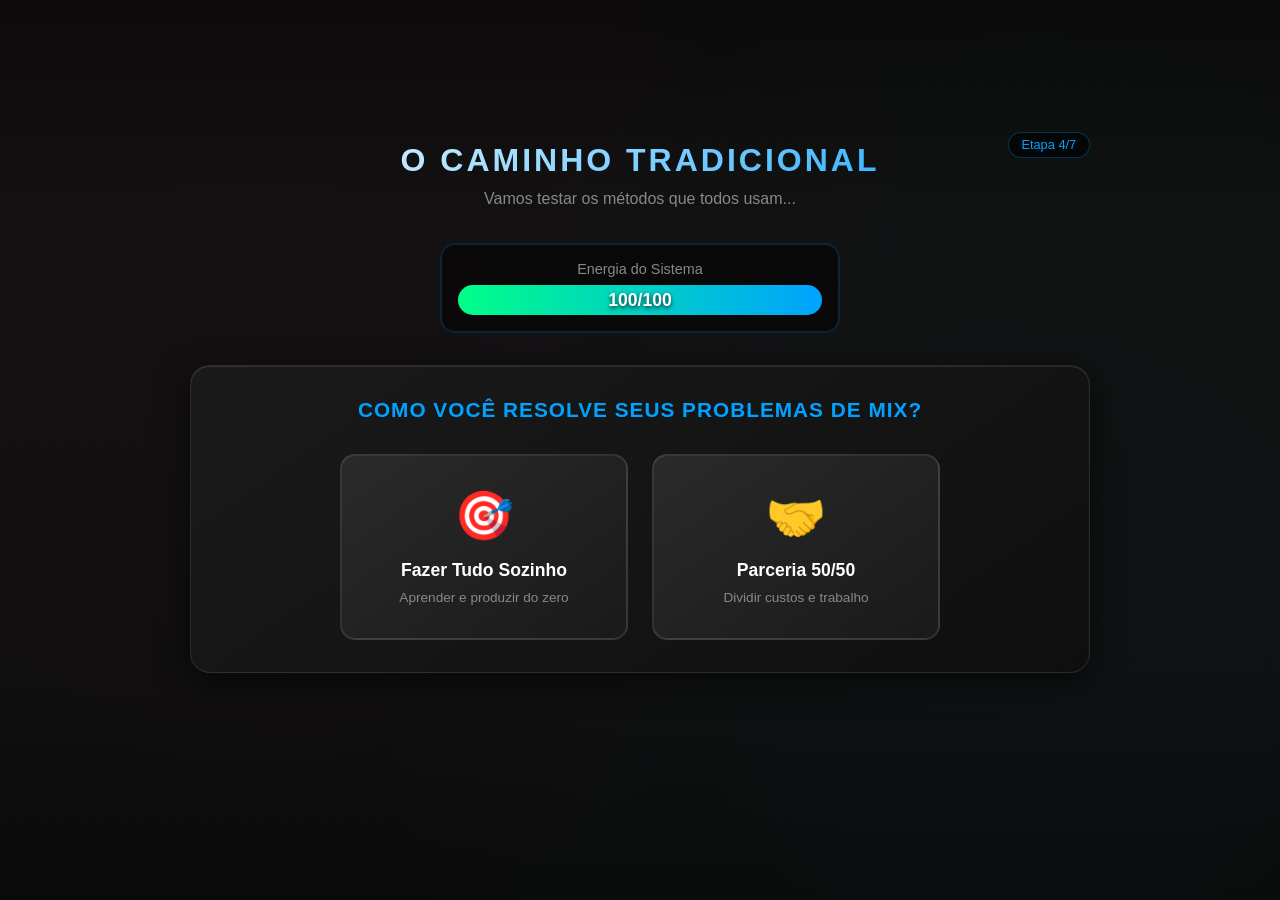
<file: Banco de Dados - IA/Htmls/[FG] Etapa 4 - Mecanismo Antigo Comum (Alpha).html>
<!DOCTYPE html>
<html lang="pt-BR">
<head>
    <meta charset="UTF-8">
    <meta name="viewport" content="width=device-width, initial-scale=1.0">
    <title>Desafio 2 - Mecanismo Antigo Comum - Voxy Mix</title>
    <style>
        /* ===== RESET & BASE ===== */
        * { 
            margin: 0; 
            padding: 0; 
            box-sizing: border-box; 
            user-select: none; 
        }
        
        body {
            font-family: 'Segoe UI', Arial, sans-serif;
            background:
                radial-gradient(circle at 20% 30%, rgba(255, 0, 150, 0.02) 0%, transparent 60%),
                radial-gradient(circle at 80% 70%, rgba(0, 200, 255, 0.02) 0%, transparent 60%),
                linear-gradient(180deg, #0a0a0a 0%, #111111 25%, #0f0f0f 75%, #0a0a0a 100%);
            color: #e8e8e8; 
            min-height: 100vh; 
            overflow-x: hidden;
            display: flex; 
            align-items: center; 
            justify-content: center; 
            padding: 1rem;
        }
        
        body::before {
            content: ''; 
            position: fixed; 
            top: 0; 
            left: 0; 
            width: 100%; 
            height: 100%;
            background: radial-gradient(circle at 1px 1px, rgba(255,255,255,0.02) 1px, transparent 0);
            background-size: 20px 20px; 
            pointer-events: none; 
            opacity: 0.3; 
            z-index: -1;
        }
        
        /* ===== CONTAINER PRINCIPAL ===== */
        .main-container { 
            max-width: 900px; 
            width: 100%; 
            position: relative; 
            z-index: 1;
            animation: fadeInUp 0.8s ease-out;
        }
        
        /* ===== HEADER ===== */
        .header {
            text-align: center;
            margin-bottom: 2rem;
            position: relative;
        }
        
        .progress-indicator {
            position: absolute;
            top: -10px;
            right: 0;
            background: rgba(0, 0, 0, 0.6);
            padding: 0.3rem 0.8rem;
            border-radius: 15px;
            font-size: 0.8rem;
            color: #00a2ff;
            border: 1px solid rgba(0, 162, 255, 0.3);
        }
        
        .title {
            font-size: 2rem;
            font-weight: 700;
            background: linear-gradient(135deg, #ffffff, #00a2ff);
            -webkit-background-clip: text;
            -webkit-text-fill-color: transparent;
            background-clip: text;
            margin-bottom: 0.5rem;
            text-transform: uppercase;
            letter-spacing: 3px;
        }
        
        .subtitle {
            font-size: 1rem;
            color: #888;
            line-height: 1.5;
        }
        
        /* ===== SISTEMA DE PONTUAÇÃO ===== */
        .score-container {
            max-width: 400px;
            margin: 0 auto 2rem;
            background: rgba(0, 0, 0, 0.5);
            padding: 1rem;
            border-radius: 15px;
            border: 2px solid rgba(0, 162, 255, 0.2);
        }
        
        .score-label {
            font-size: 0.9rem;
            color: #888;
            margin-bottom: 0.5rem;
            text-align: center;
        }
        
        .score-bar {
            width: 100%;
            height: 30px;
            background: rgba(255, 255, 255, 0.1);
            border-radius: 15px;
            overflow: hidden;
            position: relative;
        }
        
        .score-fill {
            height: 100%;
            background: linear-gradient(90deg, #00ff88, #00a2ff);
            width: 100%;
            transition: width 0.8s cubic-bezier(0.4, 0, 0.2, 1);
            position: relative;
        }
        
        .score-fill.warning {
            background: linear-gradient(90deg, #ff4444, #ff8800);
        }
        
        .score-fill.danger {
            background: linear-gradient(90deg, #ff0000, #ff4444);
            animation: pulse 1s ease-in-out infinite;
        }
        
        .score-text {
            position: absolute;
            top: 50%;
            left: 50%;
            transform: translate(-50%, -50%);
            font-weight: bold;
            font-size: 1.1rem;
            color: #ffffff;
            text-shadow: 0 2px 4px rgba(0, 0, 0, 0.8);
        }
        
        /* ===== CONTAINER DE ESCOLHA ===== */
        .choice-container {
            background: linear-gradient(145deg, #1a1a1a, #0f0f0f);
            border: 1px solid rgba(100, 100, 100, 0.3);
            border-radius: 20px;
            padding: 2rem;
            margin-bottom: 2rem;
            box-shadow: 
                0 8px 32px rgba(0, 0, 0, 0.6),
                inset 0 1px 0 rgba(255, 255, 255, 0.1);
            position: relative;
            overflow: hidden;
        }
        
        /* ===== ANIMAÇÃO DE ERRO ===== */
        .choice-container.error-shake {
            animation: errorShake 0.5s ease-in-out;
            border-color: rgba(255, 0, 0, 0.5) !important;
        }
        
        @keyframes errorShake {
            0%, 100% { transform: translateX(0); }
            10%, 30%, 50%, 70%, 90% { transform: translateX(-10px); }
            20%, 40%, 60%, 80% { transform: translateX(10px); }
        }
        
        .choice-container.glitch::before {
            content: '';
            position: absolute;
            top: 0;
            left: 0;
            right: 0;
            bottom: 0;
            background: linear-gradient(
                180deg,
                transparent 0%,
                rgba(255, 0, 0, 0.1) 30%,
                rgba(255, 0, 0, 0.3) 50%,
                rgba(255, 0, 0, 0.1) 70%,
                transparent 100%
            );
            animation: glitchScan 0.8s ease-out;
            pointer-events: none;
        }
        
        @keyframes glitchScan {
            0% { transform: translateY(-100%); }
            100% { transform: translateY(100%); }
        }
        
        .choice-title {
            text-align: center;
            font-size: 1.3rem;
            font-weight: bold;
            color: #00a2ff;
            margin-bottom: 2rem;
            text-transform: uppercase;
            letter-spacing: 1px;
        }
        
        .choices-grid {
            display: grid;
            grid-template-columns: repeat(2, 1fr);
            gap: 1.5rem;
            max-width: 600px;
            margin: 0 auto;
        }
        
        .choice-button {
            background: linear-gradient(145deg, #2a2a2a, #1a1a1a);
            border: 2px solid rgba(255, 255, 255, 0.1);
            border-radius: 15px;
            padding: 2rem 1.5rem;
            cursor: pointer;
            transition: all 0.3s ease;
            position: relative;
            overflow: hidden;
            text-align: center;
        }
        
        .choice-button:hover {
            transform: translateY(-5px);
            border-color: rgba(0, 162, 255, 0.5);
            box-shadow: 0 10px 30px rgba(0, 162, 255, 0.3);
        }
        
        .choice-button.disabled {
            opacity: 0.5;
            cursor: not-allowed;
            transform: none !important;
        }
        
        .choice-icon {
            font-size: 3rem;
            margin-bottom: 1rem;
            display: block;
        }
        
        .choice-name {
            font-size: 1.1rem;
            font-weight: bold;
            color: #ffffff;
            margin-bottom: 0.5rem;
        }
        
        .choice-desc {
            font-size: 0.85rem;
            color: #888;
            line-height: 1.3;
        }
        
        /* ===== RESULTADO CONTAINER (Reutiliza choice-container) ===== */
        .result-content {
            animation: fadeIn 0.5s ease-out;
        }
        
        @keyframes fadeIn {
            from { opacity: 0; }
            to { opacity: 1; }
        }
        
        .result-header {
            display: flex;
            align-items: center;
            justify-content: center;
            margin-bottom: 1.5rem;
        }
        
        .result-icon {
            font-size: 2.5rem;
            margin-right: 1rem;
        }
        
        .result-title {
            font-size: 1.3rem;
            font-weight: bold;
            color: #ff4444;
        }
        
        .consequences-list {
            list-style: none;
            margin-bottom: 1.5rem;
            max-width: 600px;
            margin-left: auto;
            margin-right: auto;
        }
        
        .consequence-item {
            padding: 0.8rem 0;
            padding-left: 2rem;
            position: relative;
            font-size: 0.95rem;
            line-height: 1.4;
            color: #ccc;
            opacity: 0;
            animation: fadeInLeft 0.5s ease-out forwards;
        }
        
        .consequence-item:nth-child(1) { animation-delay: 0.2s; }
        .consequence-item:nth-child(2) { animation-delay: 0.4s; }
        .consequence-item:nth-child(3) { animation-delay: 0.6s; }
        
        .consequence-item::before {
            content: '❌';
            position: absolute;
            left: 0;
            top: 0.8rem;
        }
        
        .warning-message {
            background: rgba(255, 68, 68, 0.2);
            border: 1px solid rgba(255, 68, 68, 0.5);
            border-radius: 10px;
            padding: 1rem;
            text-align: center;
            font-weight: bold;
            color: #ff8888;
            animation: pulse 2s ease-in-out infinite;
            max-width: 400px;
            margin: 0 auto;
        }
        
        /* ===== CONTINUE BUTTON ===== */
        .continue-section {
            text-align: center;
            margin-top: 2rem;
            opacity: 0;
            transition: opacity 0.5s ease;
        }
        
        .continue-section.show {
            opacity: 1;
        }
        
        .continue-btn {
            padding: 1rem 3rem;
            background: linear-gradient(135deg, #ff4444, #ff0000);
            border: none;
            border-radius: 15px;
            font-size: 1.1rem;
            font-weight: bold;
            color: #ffffff;
            text-transform: uppercase;
            letter-spacing: 2px;
            cursor: pointer;
            transition: all 0.3s ease;
            box-shadow: 0 8px 25px rgba(255, 68, 68, 0.4);
        }
        
        .continue-btn:hover {
            transform: translateY(-2px);
            box-shadow: 0 12px 35px rgba(255, 68, 68, 0.6);
        }
        
        /* ===== ANIMAÇÕES ===== */
        @keyframes fadeInUp {
            from { opacity: 0; transform: translateY(30px); }
            to { opacity: 1; transform: translateY(0); }
        }
        
        @keyframes fadeInLeft {
            from { opacity: 0; transform: translateX(-20px); }
            to { opacity: 1; transform: translateX(0); }
        }
        
        @keyframes pulse {
            0%, 100% { opacity: 1; }
            50% { opacity: 0.8; }
        }
        
        /* ===== MOBILE ===== */
        @media (max-width: 768px) {
            .choices-grid {
                grid-template-columns: 1fr;
                gap: 1rem;
            }
            
            .choice-button {
                padding: 1.5rem 1rem;
            }
            
            .choice-icon {
                font-size: 2.5rem;
            }
            
            .title {
                font-size: 1.5rem;
            }
        }
    </style>
</head>
<body>
    <div class="main-container">
        <div class="header">
            <div class="progress-indicator">Etapa 4/7</div>
            <h1 class="title">O Caminho Tradicional</h1>
            <p class="subtitle">Vamos testar os métodos que todos usam...</p>
        </div>
        
        <!-- Sistema de Pontuação -->
        <div class="score-container">
            <div class="score-label">Energia do Sistema</div>
            <div class="score-bar">
                <div class="score-fill" id="scoreFill">
                    <div class="score-text" id="scoreText">100/100</div>
                </div>
            </div>
        </div>
        
        <!-- Container de Escolhas/Resultado -->
        <div class="choice-container" id="choiceContainer">
            <h2 class="choice-title">Como você resolve seus problemas de mix?</h2>
            
            <div class="choices-grid" id="choicesGrid">
                <!-- Choices serão inseridas dinamicamente -->
            </div>
        </div>
        
        <!-- Botão Continuar -->
        <div class="continue-section" id="continueSection">
            <button class="continue-btn" id="continueBtn">
                Tentar Última Alternativa
            </button>
        </div>
    </div>
    
    <script>
        // ===== DADOS DO USUÁRIO (vindos das etapas anteriores) =====
        const userData = JSON.parse(localStorage.getItem('voxyMixUserData') || '{}');
        const dnaMusical = userData.etapa2 || { fama: 50, dinheiro: 50, precisao: 50, velocidade: 50 };
        const segmento = userData.etapa3?.segmento || 'ambos';
        
        // ===== SISTEMA DE PONTUAÇÃO =====
        let currentScore = 100;
        let hasChosen = false;
        
        // ===== CONFIGURAÇÃO DE ESCOLHAS POR SEGMENTO =====
        const choiceConfigs = {
            produtor: [
                {
                    id: 'setup',
                    icon: '🎛️',
                    name: 'Investir em Setup Pro',
                    desc: 'Equipamentos e plugins top de linha'
                },
                {
                    id: 'curso',
                    icon: '📚',
                    name: 'Curso Avançado de Mix',
                    desc: 'Aprender técnicas dos grandes'
                }
            ],
            artista: [
                {
                    id: 'produtor_caro',
                    icon: '💰',
                    name: 'Produtor Premium',
                    desc: 'Contratar o melhor do mercado'
                },
                {
                    id: 'produtor_barato',
                    icon: '💸',
                    name: 'Produtor Econômico',
                    desc: 'Economizar na produção'
                }
            ],
            ambos: [
                {
                    id: 'tudo_sozinho',
                    icon: '🎯',
                    name: 'Fazer Tudo Sozinho',
                    desc: 'Aprender e produzir do zero'
                },
                {
                    id: 'parceria',
                    icon: '🤝',
                    name: 'Parceria 50/50',
                    desc: 'Dividir custos e trabalho'
                }
            ]
        };
        
        // ===== SISTEMA DE CONSEQUÊNCIAS PERSONALIZADAS =====
        function getConsequences(choiceId) {
            const consequences = {
                setup: generateSetupConsequences(),
                curso: generateCursoConsequences(),
                produtor_caro: generateProdutorCaroConsequences(),
                produtor_barato: generateProdutorBaratoConsequences(),
                tudo_sozinho: generateSozinhoConsequences(),
                parceria: generateParceriaConsequences()
            };
            
            return consequences[choiceId] || ['Falha crítica no sistema', 'Perdeu tempo e dinheiro'];
        }
        
        // ===== GERADORES DE CONSEQUÊNCIAS BASEADOS NA MATRIZ =====
        function generateSetupConsequences() {
            const cons = [];
            
            // Consequência técnica
            cons.push('Setup de R$20k mas o som continua amador');
            
            // Consequência baseada no DNA
            if (dnaMusical.velocidade > 60) {
                cons.push('Perdeu 3 meses configurando equipamentos = 15 projetos perdidos');
            } else if (dnaMusical.dinheiro > 60) {
                cons.push('Investimento não trouxe retorno = prejuízo de R$20k');
            } else if (dnaMusical.fama > 60) {
                cons.push('Equipamento top mas ninguém conhece seu trabalho = 0 reconhecimento');
            } else {
                cons.push('Plugins caros mas você não sabe usar = dinheiro jogado fora');
            }
            
            // Terceira consequência sempre impactante
            cons.push('Cliente: "Prefiro o produtor antigo que usa FL pirata"');
            
            return cons;
        }
        
        function generateCursoConsequences() {
            const cons = [];
            
            cons.push('6 meses de curso e ainda não sabe mixar direito');
            
            if (dnaMusical.velocidade > 60) {
                cons.push('Enquanto estudava, perdeu 30 clientes para a concorrência');
            } else if (dnaMusical.precisao > 60) {
                cons.push('Teoria perfeita mas na prática nada funciona = frustração total');
            } else {
                cons.push('Gastou R$3k em curso e continua travado = investimento perdido');
            }
            
            cons.push('Descobriu que o "guru" do curso usa presets prontos');
            
            return cons;
        }
        
        function generateProdutorCaroConsequences() {
            const cons = [];
            
            cons.push('Produtor cobrou R$5k e entregou mix genérica');
            
            if (dnaMusical.fama > 60) {
                cons.push('Gastou todo budget em produção = R$0 para marketing = música invisível');
            } else if (dnaMusical.dinheiro > 60) {
                cons.push('Custo alto matou o lucro = trabalhou de graça');
            } else {
                cons.push('Produtor famoso mas não entendeu seu estilo = som descaracterizado');
            }
            
            cons.push('Pior: ele usou preset comum e cobrou como se fosse exclusivo');
            
            return cons;
        }
        
        function generateProdutorBaratoConsequences() {
            const cons = [];
            
            cons.push('Mix ficou pior que a guia de celular');
            
            if (dnaMusical.fama > 60) {
                cons.push('Playlist rejeitou por qualidade = -50k potenciais ouvintes');
            } else if (dnaMusical.precisao > 60) {
                cons.push('Teve que refazer tudo = dobro do tempo e custo');
            } else {
                cons.push('Economizou R$500 mas perdeu R$5k em oportunidades');
            }
            
            cons.push('Produtor sumiu no meio do projeto com seus stems');
            
            return cons;
        }
        
        function generateSozinhoConsequences() {
            const cons = [];
            
            cons.push('1 ano tentando e o som ainda está amador');
            
            if (dnaMusical.velocidade > 60) {
                cons.push('Lançou 2 músicas enquanto concorrentes lançaram 20');
            } else if (dnaMusical.fama > 60) {
                cons.push('Qualidade ruim = algoritmo ignora = 200 views em 6 meses');
            } else {
                cons.push('Burnout total = parou de fazer música por 3 meses');
            }
            
            cons.push('Descobriu que precisa de 5 anos pra chegar onde queria');
            
            return cons;
        }
        
        function generateParceriaConsequences() {
            const cons = [];
            
            cons.push('Parceiro sumiu com metade do projeto');
            
            if (dnaMusical.dinheiro > 60) {
                cons.push('Dividiu lucro mas fez todo trabalho = prejuízo de 50%');
            } else if (dnaMusical.velocidade > 60) {
                cons.push('Parceiro atrasou tudo = perdeu timing de lançamento');
            } else {
                cons.push('Visões diferentes = projeto abandonado = tempo perdido');
            }
            
            cons.push('Briga judicial por direitos autorais em andamento');
            
            return cons;
        }
        
        // ===== INICIALIZAÇÃO =====
        function init() {
            renderChoices();
            updateScore(100);
        }
        
        // ===== RENDERIZAR ESCOLHAS =====
        function renderChoices() {
            const grid = document.getElementById('choicesGrid');
            const choices = choiceConfigs[segmento] || choiceConfigs.ambos;
            
            grid.innerHTML = '';
            
            choices.forEach(choice => {
                const button = document.createElement('div');
                button.className = 'choice-button';
                button.innerHTML = `
                    <span class="choice-icon">${choice.icon}</span>
                    <div class="choice-name">${choice.name}</div>
                    <div class="choice-desc">${choice.desc}</div>
                `;
                
                button.addEventListener('click', () => handleChoice(choice.id));
                grid.appendChild(button);
            });
        }
        
        // ===== LIDAR COM ESCOLHA =====
        function handleChoice(choiceId) {
            if (hasChosen) return;
            hasChosen = true;
            
            // Desabilitar botões
            document.querySelectorAll('.choice-button').forEach(btn => {
                btn.classList.add('disabled');
            });
            
            // Container principal
            const container = document.getElementById('choiceContainer');
            
            // Adicionar animação de erro
            container.classList.add('error-shake', 'glitch');
            
            // Tocar som frustrante
            playFrustrationSound();
            
            // Diminuir pontuação
            updateScore(currentScore - 50);
            
            // Obter consequências personalizadas
            const consequences = getConsequences(choiceId);
            
            // Substituir conteúdo após animação
            setTimeout(() => {
                container.classList.remove('error-shake', 'glitch');
                showResult(consequences);
            }, 800);
        }
        
        // ===== MOSTRAR RESULTADO =====
        function showResult(consequences) {
            const container = document.getElementById('choiceContainer');
            
            // Criar HTML do resultado
            const resultHTML = `
                <div class="result-content">
                    <div class="result-header">
                        <span class="result-icon">⚠️</span>
                        <h3 class="result-title">Método Falhou!</h3>
                    </div>
                    
                    <ul class="consequences-list" id="consequencesList">
                        ${consequences.map((cons, index) => `
                            <li class="consequence-item" style="animation-delay: ${index * 0.2}s">
                                ${cons}
                            </li>
                        `).join('')}
                    </ul>
                    
                    <div class="warning-message">
                        VOCÊ SÓ TEM MAIS UMA CHANCE!
                    </div>
                </div>
            `;
            
            // Substituir conteúdo
            container.innerHTML = resultHTML;
            
            // Mudar estilo do container para indicar erro
            container.style.background = 'linear-gradient(145deg, #1f1414, #141010)';
            container.style.borderColor = 'rgba(255, 68, 68, 0.3)';
            
            // Mostrar botão continuar após animações
            setTimeout(() => {
                document.getElementById('continueSection').classList.add('show');
            }, 2000);
        }
        
        // ===== ATUALIZAR PONTUAÇÃO =====
        function updateScore(newScore) {
            currentScore = newScore;
            const fill = document.getElementById('scoreFill');
            const text = document.getElementById('scoreText');
            
            text.textContent = `${currentScore}/100`;
            fill.style.width = `${currentScore}%`;
            
            // Mudar cor baseado no valor
            if (currentScore <= 30) {
                fill.classList.add('danger');
                fill.classList.remove('warning');
            } else if (currentScore <= 60) {
                fill.classList.add('warning');
                fill.classList.remove('danger');
            } else {
                fill.classList.remove('warning', 'danger');
            }
        }
        
        // ===== SOM FRUSTRANTE =====
        function playFrustrationSound() {
            const audioContext = new (window.AudioContext || window.webkitAudioContext)();
            
            // Som 1: Dissonância
            const osc1 = audioContext.createOscillator();
            const osc2 = audioContext.createOscillator();
            const gainNode = audioContext.createGain();
            
            osc1.connect(gainNode);
            osc2.connect(gainNode);
            gainNode.connect(audioContext.destination);
            
            // Frequências dissonantes
            osc1.frequency.setValueAtTime(220, audioContext.currentTime);
            osc2.frequency.setValueAtTime(233, audioContext.currentTime); // Dissonância
            
            // Queda de frequência
            osc1.frequency.exponentialRampToValueAtTime(110, audioContext.currentTime + 0.3);
            osc2.frequency.exponentialRampToValueAtTime(100, audioContext.currentTime + 0.3);
            
            gainNode.gain.setValueAtTime(0.3, audioContext.currentTime);
            gainNode.gain.exponentialRampToValueAtTime(0.01, audioContext.currentTime + 0.4);
            
            osc1.start(audioContext.currentTime);
            osc2.start(audioContext.currentTime);
            osc1.stop(audioContext.currentTime + 0.4);
            osc2.stop(audioContext.currentTime + 0.4);
            
            // Som 2: Click de erro
            setTimeout(() => {
                const click = audioContext.createOscillator();
                const clickGain = audioContext.createGain();
                
                click.connect(clickGain);
                clickGain.connect(audioContext.destination);
                
                click.frequency.setValueAtTime(80, audioContext.currentTime);
                clickGain.gain.setValueAtTime(0.2, audioContext.currentTime);
                clickGain.gain.exponentialRampToValueAtTime(0.01, audioContext.currentTime + 0.05);
                
                click.start(audioContext.currentTime);
                click.stop(audioContext.currentTime + 0.05);
            }, 100);
        }
        
        // ===== CONTINUAR =====
        document.getElementById('continueBtn').addEventListener('click', () => {
            // Salvar estado
            const currentData = {
                ...userData,
                etapa4: {
                    completed: true,
                    score: currentScore,
                    timestamp: Date.now()
                }
            };
            
            localStorage.setItem('voxyMixUserData', JSON.stringify(currentData));
            
            // Simular redirecionamento
            alert('Avançando para o Desafio 3 - Presets Comuns...');
        });
        
        // ===== INICIALIZAR =====
        init();
    </script>
</body>
</html>
</file>
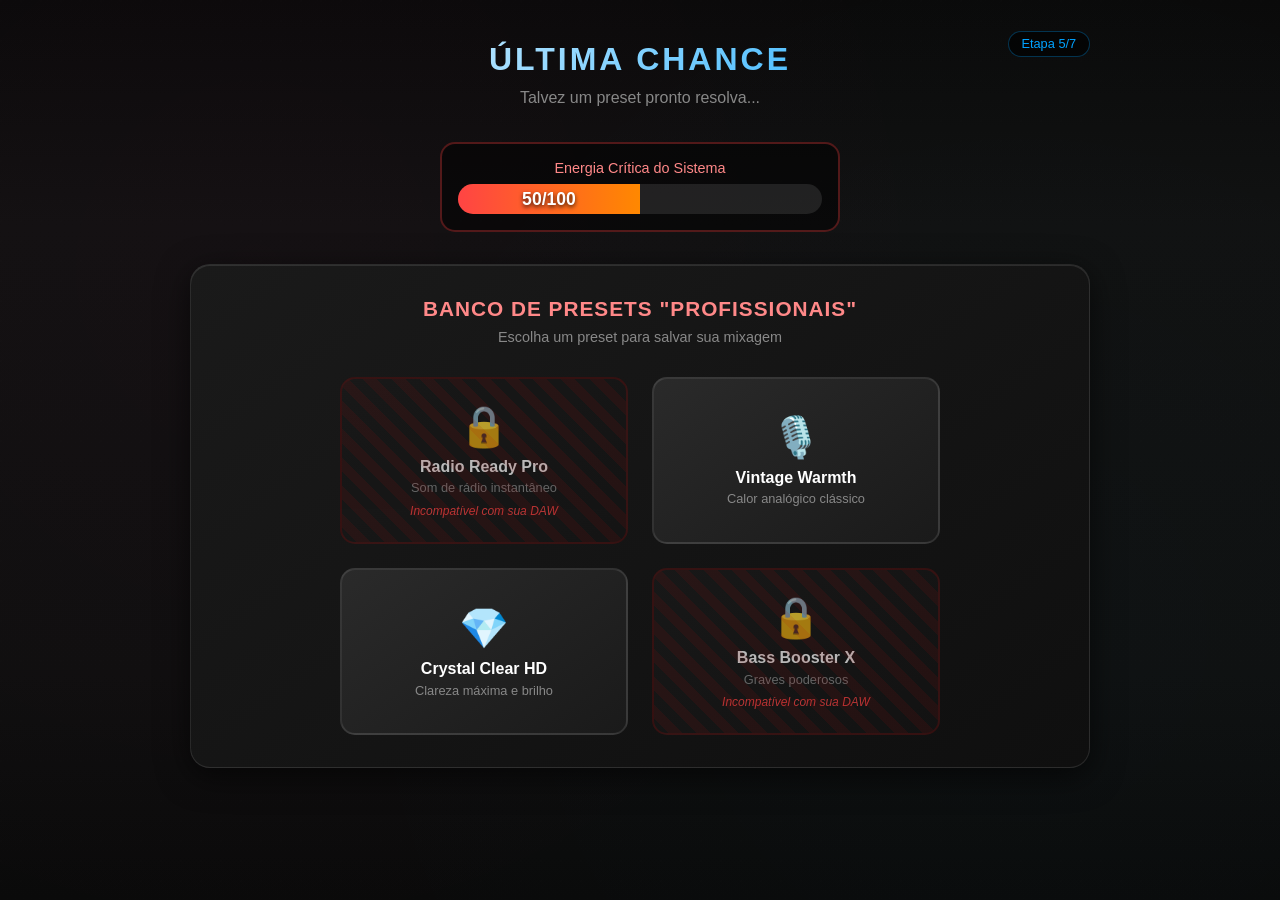
<file: Banco de Dados - IA/Htmls/[FG] Etapa 5 - Presets Comuns (Alpha).html>
<!DOCTYPE html>
<html lang="pt-BR">
<head>
    <meta charset="UTF-8">
    <meta name="viewport" content="width=device-width, initial-scale=1.0">
    <title>Desafio 3 - Presets Comuns - Voxy Mix</title>
    <style>
        /* ===== RESET & BASE ===== */
        * { 
            margin: 0; 
            padding: 0; 
            box-sizing: border-box; 
            user-select: none; 
        }
        
        body {
            font-family: 'Segoe UI', Arial, sans-serif;
            background:
                radial-gradient(circle at 20% 30%, rgba(255, 0, 150, 0.02) 0%, transparent 60%),
                radial-gradient(circle at 80% 70%, rgba(0, 200, 255, 0.02) 0%, transparent 60%),
                linear-gradient(180deg, #0a0a0a 0%, #111111 25%, #0f0f0f 75%, #0a0a0a 100%);
            color: #e8e8e8; 
            min-height: 100vh; 
            overflow-x: hidden;
            display: flex; 
            align-items: center; 
            justify-content: center; 
            padding: 1rem;
        }
        
        body::before {
            content: ''; 
            position: fixed; 
            top: 0; 
            left: 0; 
            width: 100%; 
            height: 100%;
            background: radial-gradient(circle at 1px 1px, rgba(255,255,255,0.02) 1px, transparent 0);
            background-size: 20px 20px; 
            pointer-events: none; 
            opacity: 0.3; 
            z-index: -1;
        }
        
        /* ===== CONTAINER PRINCIPAL ===== */
        .main-container { 
            max-width: 900px; 
            width: 100%; 
            position: relative; 
            z-index: 1;
            animation: fadeInUp 0.8s ease-out;
        }
        
        /* ===== HEADER ===== */
        .header {
            text-align: center;
            margin-bottom: 2rem;
            position: relative;
        }
        
        .progress-indicator {
            position: absolute;
            top: -10px;
            right: 0;
            background: rgba(0, 0, 0, 0.6);
            padding: 0.3rem 0.8rem;
            border-radius: 15px;
            font-size: 0.8rem;
            color: #00a2ff;
            border: 1px solid rgba(0, 162, 255, 0.3);
        }
        
        .title {
            font-size: 2rem;
            font-weight: 700;
            background: linear-gradient(135deg, #ffffff, #00a2ff);
            -webkit-background-clip: text;
            -webkit-text-fill-color: transparent;
            background-clip: text;
            margin-bottom: 0.5rem;
            text-transform: uppercase;
            letter-spacing: 3px;
        }
        
        .subtitle {
            font-size: 1rem;
            color: #888;
            line-height: 1.5;
        }
        
        /* ===== SISTEMA DE PONTUAÇÃO ===== */
        .score-container {
            max-width: 400px;
            margin: 0 auto 2rem;
            background: rgba(0, 0, 0, 0.5);
            padding: 1rem;
            border-radius: 15px;
            border: 2px solid rgba(255, 68, 68, 0.3);
        }
        
        .score-label {
            font-size: 0.9rem;
            color: #ff8888;
            margin-bottom: 0.5rem;
            text-align: center;
        }
        
        .score-bar {
            width: 100%;
            height: 30px;
            background: rgba(255, 255, 255, 0.1);
            border-radius: 15px;
            overflow: hidden;
            position: relative;
        }
        
        .score-fill {
            height: 100%;
            background: linear-gradient(90deg, #ff4444, #ff8800);
            width: 50%;
            transition: width 0.8s cubic-bezier(0.4, 0, 0.2, 1);
            position: relative;
        }
        
        .score-fill.danger {
            background: linear-gradient(90deg, #ff0000, #ff4444);
            animation: pulse 1s ease-in-out infinite;
        }
        
        .score-text {
            position: absolute;
            top: 50%;
            left: 50%;
            transform: translate(-50%, -50%);
            font-weight: bold;
            font-size: 1.1rem;
            color: #ffffff;
            text-shadow: 0 2px 4px rgba(0, 0, 0, 0.8);
        }
        
        /* ===== PRESET RACK CONTAINER ===== */
        .preset-container {
            background: linear-gradient(145deg, #1a1a1a, #0f0f0f);
            border: 1px solid rgba(100, 100, 100, 0.3);
            border-radius: 20px;
            padding: 2rem;
            margin-bottom: 2rem;
            box-shadow: 
                0 8px 32px rgba(0, 0, 0, 0.6),
                inset 0 1px 0 rgba(255, 255, 255, 0.1);
            position: relative;
            overflow: hidden;
        }
        
        .preset-container.error-flash {
            animation: errorFlash 0.3s ease-out;
        }
        
        @keyframes errorFlash {
            0% { background: linear-gradient(145deg, #1a1a1a, #0f0f0f); }
            50% { background: linear-gradient(145deg, #3a1a1a, #2f0f0f); }
            100% { background: linear-gradient(145deg, #1a1a1a, #0f0f0f); }
        }
        
        .preset-header {
            text-align: center;
            margin-bottom: 2rem;
        }
        
        .preset-title {
            font-size: 1.3rem;
            font-weight: bold;
            color: #ff8888;
            margin-bottom: 0.5rem;
            text-transform: uppercase;
            letter-spacing: 1px;
        }
        
        .preset-subtitle {
            font-size: 0.9rem;
            color: #888;
        }
        
        /* ===== PRESET GRID ===== */
        .preset-grid {
            display: grid;
            grid-template-columns: repeat(2, 1fr);
            gap: 1.5rem;
            max-width: 600px;
            margin: 0 auto;
        }
        
        .preset-slot {
            background: linear-gradient(145deg, #2a2a2a, #1a1a1a);
            border: 2px solid rgba(255, 255, 255, 0.1);
            border-radius: 15px;
            padding: 1.5rem;
            cursor: pointer;
            transition: all 0.3s ease;
            position: relative;
            overflow: hidden;
            text-align: center;
            min-height: 150px;
            display: flex;
            flex-direction: column;
            justify-content: center;
        }
        
        .preset-slot:hover:not(.locked) {
            transform: translateY(-3px);
            border-color: rgba(255, 136, 136, 0.5);
            box-shadow: 0 8px 25px rgba(255, 68, 68, 0.3);
        }
        
        .preset-slot.locked {
            background: linear-gradient(145deg, #1a1a1a, #141414);
            border-color: rgba(255, 0, 0, 0.2);
            cursor: not-allowed;
            opacity: 0.7;
        }
        
        .preset-slot.locked::before {
            content: '';
            position: absolute;
            top: 0;
            left: 0;
            right: 0;
            bottom: 0;
            background: repeating-linear-gradient(
                45deg,
                transparent,
                transparent 10px,
                rgba(255, 0, 0, 0.1) 10px,
                rgba(255, 0, 0, 0.1) 20px
            );
        }
        
        .preset-icon {
            font-size: 2.5rem;
            margin-bottom: 0.5rem;
        }
        
        .preset-name {
            font-size: 1rem;
            font-weight: bold;
            color: #ffffff;
            margin-bottom: 0.3rem;
        }
        
        .preset-desc {
            font-size: 0.8rem;
            color: #888;
            line-height: 1.2;
        }
        
        .locked-message {
            font-size: 0.75rem;
            color: #ff4444;
            margin-top: 0.5rem;
            font-style: italic;
        }
        
        /* ===== WAVEFORM DISPLAY ===== */
        .waveform-display {
            margin: 2rem auto;
            max-width: 600px;
            height: 100px;
            background: rgba(0, 0, 0, 0.5);
            border-radius: 10px;
            border: 1px solid rgba(255, 255, 255, 0.1);
            position: relative;
            overflow: hidden;
            display: none;
        }
        
        .waveform-display.show {
            display: block;
        }
        
        .waveform {
            position: absolute;
            bottom: 0;
            width: 100%;
            height: 100%;
            display: flex;
            align-items: center;
            justify-content: center;
            gap: 2px;
        }
        
        .waveform-bar {
            width: 3px;
            background: #00ff88;
            transition: all 0.3s ease;
        }
        
        .waveform.error .waveform-bar {
            background: #ff4444;
            animation: waveformError 0.5s ease-out;
        }
        
        @keyframes waveformError {
            0%, 100% { transform: scaleY(1); }
            50% { transform: scaleY(0.3); }
        }
        
        /* ===== RESULTADO NO MESMO CONTAINER ===== */
        .result-content {
            animation: fadeIn 0.5s ease-out;
        }
        
        @keyframes fadeIn {
            from { opacity: 0; }
            to { opacity: 1; }
        }
        
        .result-header {
            display: flex;
            align-items: center;
            justify-content: center;
            margin-bottom: 1.5rem;
        }
        
        .result-icon {
            font-size: 2.5rem;
            margin-right: 1rem;
            animation: shake 0.5s ease-in-out;
        }
        
        @keyframes shake {
            0%, 100% { transform: translateX(0); }
            25% { transform: translateX(-10px); }
            75% { transform: translateX(10px); }
        }
        
        .result-title {
            font-size: 1.3rem;
            font-weight: bold;
            color: #ff4444;
        }
        
        .failure-list {
            list-style: none;
            margin-bottom: 1.5rem;
            max-width: 600px;
            margin-left: auto;
            margin-right: auto;
        }
        
        .failure-item {
            padding: 0.8rem 0;
            padding-left: 2rem;
            position: relative;
            font-size: 0.95rem;
            line-height: 1.4;
            color: #ccc;
            opacity: 0;
            animation: fadeInLeft 0.5s ease-out forwards;
        }
        
        .failure-item:nth-child(1) { animation-delay: 0.2s; }
        .failure-item:nth-child(2) { animation-delay: 0.4s; }
        
        .failure-item::before {
            content: '🚫';
            position: absolute;
            left: 0;
            top: 0.8rem;
        }
        
        .critical-warning {
            background: rgba(255, 0, 0, 0.2);
            border: 2px solid rgba(255, 0, 0, 0.5);
            border-radius: 10px;
            padding: 1rem;
            text-align: center;
            font-weight: bold;
            color: #ff0000;
            font-size: 1.1rem;
            animation: criticalPulse 1.5s ease-in-out infinite;
            max-width: 500px;
            margin: 0 auto;
        }
        
        @keyframes criticalPulse {
            0%, 100% { opacity: 1; transform: scale(1); }
            50% { opacity: 0.8; transform: scale(1.02); }
        }
        
        /* ===== CONTINUE BUTTON ===== */
        .continue-section {
            text-align: center;
            margin-top: 2rem;
            opacity: 0;
            transition: opacity 0.5s ease;
        }
        
        .continue-section.show {
            opacity: 1;
        }
        
        .continue-btn {
            padding: 1.2rem 3rem;
            background: linear-gradient(135deg, #00ff88, #00a2ff);
            border: none;
            border-radius: 15px;
            font-size: 1.1rem;
            font-weight: bold;
            color: #000000;
            text-transform: uppercase;
            letter-spacing: 2px;
            cursor: pointer;
            transition: all 0.3s ease;
            box-shadow: 0 8px 25px rgba(0, 255, 136, 0.4);
        }
        
        .continue-btn:hover {
            transform: translateY(-2px);
            box-shadow: 0 12px 35px rgba(0, 255, 136, 0.6);
        }
        
        /* ===== ANIMAÇÕES ===== */
        @keyframes fadeInUp {
            from { opacity: 0; transform: translateY(30px); }
            to { opacity: 1; transform: translateY(0); }
        }
        
        @keyframes fadeInLeft {
            from { opacity: 0; transform: translateX(-20px); }
            to { opacity: 1; transform: translateX(0); }
        }
        
        @keyframes pulse {
            0%, 100% { opacity: 1; }
            50% { opacity: 0.8; }
        }
        
        /* ===== MOBILE ===== */
        @media (max-width: 768px) {
            .preset-grid {
                grid-template-columns: 1fr;
                gap: 1rem;
            }
            
            .preset-slot {
                min-height: 120px;
                padding: 1rem;
            }
            
            .preset-icon {
                font-size: 2rem;
            }
            
            .title {
                font-size: 1.5rem;
            }
        }
    </style>
</head>
<body>
    <div class="main-container">
        <div class="header">
            <div class="progress-indicator">Etapa 5/7</div>
            <h1 class="title">Última Chance</h1>
            <p class="subtitle">Talvez um preset pronto resolva...</p>
        </div>
        
        <!-- Sistema de Pontuação -->
        <div class="score-container">
            <div class="score-label">Energia Crítica do Sistema</div>
            <div class="score-bar">
                <div class="score-fill" id="scoreFill">
                    <div class="score-text" id="scoreText">50/100</div>
                </div>
            </div>
        </div>
        
        <!-- Container de Presets -->
        <div class="preset-container" id="presetContainer">
            <div class="preset-header">
                <h2 class="preset-title">Banco de Presets "Profissionais"</h2>
                <p class="preset-subtitle">Escolha um preset para salvar sua mixagem</p>
            </div>
            
            <div class="preset-grid" id="presetGrid">
                <!-- Presets serão inseridos dinamicamente -->
            </div>
            
            <!-- Waveform Display -->
            <div class="waveform-display" id="waveformDisplay">
                <div class="waveform" id="waveform">
                    <!-- Barras serão inseridas dinamicamente -->
                </div>
            </div>
        </div>
        
        <!-- Botão Continuar -->
        <div class="continue-section" id="continueSection">
            <button class="continue-btn" id="continueBtn">
                Descobrir Nova Tecnologia
            </button>
        </div>
    </div>
    
    <script>
        // ===== DADOS DO USUÁRIO =====
        const userData = JSON.parse(localStorage.getItem('voxyMixUserData') || '{}');
        const dnaMusical = userData.etapa2 || { fama: 50, dinheiro: 50, precisao: 50, velocidade: 50 };
        const segmento = userData.etapa3?.segmento || 'ambos';
        const previousScore = userData.etapa4?.score || 50;
        
        // ===== SISTEMA DE PONTUAÇÃO =====
        let currentScore = previousScore;
        let hasChosen = false;
        let attempts = 0;
        
        // ===== CONFIGURAÇÃO DE PRESETS =====
        const presetConfigs = [
            {
                id: 'radio_ready',
                icon: '📻',
                name: 'Radio Ready Pro',
                desc: 'Som de rádio instantâneo',
                locked: false
            },
            {
                id: 'vintage_warm',
                icon: '🎙️',
                name: 'Vintage Warmth',
                desc: 'Calor analógico clássico',
                locked: false
            },
            {
                id: 'crystal_clear',
                icon: '💎',
                name: 'Crystal Clear HD',
                desc: 'Clareza máxima e brilho',
                locked: false
            },
            {
                id: 'bass_boost',
                icon: '🔊',
                name: 'Bass Booster X',
                desc: 'Graves poderosos',
                locked: false
            }
        ];
        
        // ===== GERAR BLOQUEIOS ALEATÓRIOS =====
        function generateRandomLocks() {
            const indices = [0, 1, 2, 3];
            const shuffled = indices.sort(() => Math.random() - 0.5);
            const lockedIndices = shuffled.slice(0, 2);
            
            lockedIndices.forEach(index => {
                presetConfigs[index].locked = true;
            });
        }
        
        // ===== CONSEQUÊNCIAS PERSONALIZADAS =====
        function getPresetFailure(presetId) {
            const failures = {
                radio_ready: generateRadioReadyFailure(),
                vintage_warm: generateVintageWarmFailure(),
                crystal_clear: generateCrystalClearFailure(),
                bass_boost: generateBassBoostFailure()
            };
            
            return failures[presetId] || ['Preset incompatível', 'Resultado desastroso'];
        }
        
        function generateRadioReadyFailure() {
            const technical = 'Mix ficou comprimida demais, perdeu toda dinâmica';
            
            let consequence;
            if (dnaMusical.fama > 60) {
                consequence = 'Som plastificado = Playlist rejeitou instantaneamente';
            } else if (dnaMusical.dinheiro > 60) {
                consequence = 'Cliente: "Parece que gravei no celular" = Não pagou';
            } else if (dnaMusical.precisao > 60) {
                consequence = 'Preset genérico destruiu sua identidade sonora';
            } else {
                consequence = 'Mais 3 horas tentando consertar = Projeto atrasado';
            }
            
            return [technical, consequence];
        }
        
        function generateVintageWarmFailure() {
            const technical = 'Adicionou ruído e distorção desnecessária';
            
            let consequence;
            if (dnaMusical.velocidade > 60) {
                consequence = 'Tentou arrumar rápido = Piorou tudo = Começar do zero';
            } else if (dnaMusical.fama > 60) {
                consequence = 'Som "velho" quando queriam moderno = Perdeu o feat';
            } else {
                consequence = 'Preset não se adaptou ao seu estilo = Tempo perdido';
            }
            
            return [technical, consequence];
        }
        
        function generateCrystalClearFailure() {
            const technical = 'Frequências agudas estouraram, voz ficou estridente';
            
            let consequence;
            if (segmento === 'artista' || segmento === 'ambos') {
                consequence = 'Comentários: "Meus ouvidos sangram" = Música virou meme';
            } else {
                consequence = 'Produtor experiente usando preset básico = Credibilidade zero';
            }
            
            return [technical, consequence];
        }
        
        function generateBassBoostFailure() {
            const technical = 'Graves embolaram tudo, mix virou lama';
            
            let consequence;
            if (dnaMusical.precisao > 60) {
                consequence = 'Meses de trabalho destruídos em 1 clique';
            } else if (dnaMusical.dinheiro > 60) {
                consequence = 'Perdeu 5 clientes que estavam na fila = -R$10k';
            } else {
                consequence = 'Teve que pagar outro produtor pra salvar = Prejuízo duplo';
            }
            
            return [technical, consequence];
        }
        
        // ===== INICIALIZAÇÃO =====
        function init() {
            generateRandomLocks();
            renderPresets();
            updateScore(currentScore);
            createWaveform();
        }
        
        // ===== RENDERIZAR PRESETS =====
        function renderPresets() {
            const grid = document.getElementById('presetGrid');
            grid.innerHTML = '';
            
            presetConfigs.forEach((preset, index) => {
                const slot = document.createElement('div');
                slot.className = `preset-slot ${preset.locked ? 'locked' : ''}`;
                
                if (preset.locked) {
                    slot.innerHTML = `
                        <span class="preset-icon">🔒</span>
                        <div class="preset-name">${preset.name}</div>
                        <div class="preset-desc">${preset.desc}</div>
                        <div class="locked-message">Incompatível com sua DAW</div>
                    `;
                } else {
                    slot.innerHTML = `
                        <span class="preset-icon">${preset.icon}</span>
                        <div class="preset-name">${preset.name}</div>
                        <div class="preset-desc">${preset.desc}</div>
                    `;
                    
                    slot.addEventListener('click', () => handlePresetClick(preset.id));
                }
                
                grid.appendChild(slot);
            });
        }
        
        // ===== CRIAR WAVEFORM =====
        function createWaveform() {
            const waveform = document.getElementById('waveform');
            waveform.innerHTML = '';
            
            for (let i = 0; i < 50; i++) {
                const bar = document.createElement('div');
                bar.className = 'waveform-bar';
                bar.style.height = `${Math.random() * 60 + 20}%`;
                waveform.appendChild(bar);
            }
        }
        
        // ===== LIDAR COM CLIQUE NO PRESET =====
        function handlePresetClick(presetId) {
            if (hasChosen) return;
            hasChosen = true;
            attempts++;
            
            // Desabilitar todos os slots
            document.querySelectorAll('.preset-slot').forEach(slot => {
                slot.style.pointerEvents = 'none';
                slot.style.opacity = '0.5';
            });
            
            // Mostrar waveform
            const waveformDisplay = document.getElementById('waveformDisplay');
            waveformDisplay.classList.add('show');
            
            // Simular processamento
            setTimeout(() => {
                // Adicionar erro ao waveform
                document.getElementById('waveform').classList.add('error');
                
                // Container flash de erro
                document.getElementById('presetContainer').classList.add('error-flash');
                
                // Som de falha
                playFailureSound();
                
                // Diminuir pontuação
                updateScore(Math.max(0, currentScore - 25));
                
                // Obter falhas personalizadas
                const failures = getPresetFailure(presetId);
                
                // Mostrar resultado
                setTimeout(() => {
                    showFailureResult(failures);
                }, 500);
            }, 1500);
        }
        
        // ===== MOSTRAR RESULTADO DE FALHA =====
        function showFailureResult(failures) {
            const container = document.getElementById('presetContainer');
            
            const resultHTML = `
                <div class="result-content">
                    <div class="result-header">
                        <span class="result-icon">💀</span>
                        <h3 class="result-title">Preset Comum = Desastre Total!</h3>
                    </div>
                    
                    <ul class="failure-list">
                        <li class="failure-item" style="animation-delay: 0.2s">
                            ${failures[0]}
                        </li>
                        <li class="failure-item" style="animation-delay: 0.4s">
                            ${failures[1]}
                        </li>
                    </ul>
                    
                    <div class="critical-warning">
                        SISTEMA EM COLAPSO!<br>
                        MÉTODO TRADICIONAL FALHOU COMPLETAMENTE
                    </div>
                </div>
            `;
            
            container.innerHTML = resultHTML;
            container.style.background = 'linear-gradient(145deg, #2a1414, #1a0a0a)';
            container.style.borderColor = 'rgba(255, 0, 0, 0.5)';
            
            // Mostrar botão continuar
            setTimeout(() => {
                document.getElementById('continueSection').classList.add('show');
            }, 2000);
        }
        
        // ===== ATUALIZAR PONTUAÇÃO =====
        function updateScore(newScore) {
            currentScore = newScore;
            const fill = document.getElementById('scoreFill');
            const text = document.getElementById('scoreText');
            
            text.textContent = `${currentScore}/100`;
            fill.style.width = `${currentScore}%`;
            
            if (currentScore === 0) {
                fill.classList.add('danger');
            }
        }
        
        // ===== SOM DE FALHA =====
        function playFailureSound() {
            const audioContext = new (window.AudioContext || window.webkitAudioContext)();
            
            // Som 1: Explosão distorcida
            const osc1 = audioContext.createOscillator();
            const osc2 = audioContext.createOscillator();
            const distortion = audioContext.createWaveShaper();
            const gainNode = audioContext.createGain();
            
            // Criar curva de distorção
            const curve = new Float32Array(256);
            for (let i = 0; i < 128; i++) {
                curve[i] = -1;
                curve[i + 128] = 1;
            }
            distortion.curve = curve;
            
            osc1.connect(distortion);
            osc2.connect(distortion);
            distortion.connect(gainNode);
            gainNode.connect(audioContext.destination);
            
            osc1.frequency.setValueAtTime(100, audioContext.currentTime);
            osc2.frequency.setValueAtTime(50, audioContext.currentTime);
            
            osc1.frequency.exponentialRampToValueAtTime(30, audioContext.currentTime + 0.5);
            osc2.frequency.exponentialRampToValueAtTime(20, audioContext.currentTime + 0.5);
            
            gainNode.gain.setValueAtTime(0.4, audioContext.currentTime);
            gainNode.gain.exponentialRampToValueAtTime(0.01, audioContext.currentTime + 0.5);
            
            osc1.start(audioContext.currentTime);
            osc2.start(audioContext.currentTime);
            osc1.stop(audioContext.currentTime + 0.5);
            osc2.stop(audioContext.currentTime + 0.5);
            
            // Som 2: Glitch
            for (let i = 0; i < 5; i++) {
                setTimeout(() => {
                    const glitch = audioContext.createOscillator();
                    const glitchGain = audioContext.createGain();
                    
                    glitch.connect(glitchGain);
                    glitchGain.connect(audioContext.destination);
                    
                    glitch.frequency.setValueAtTime(Math.random() * 1000 + 200, audioContext.currentTime);
                    glitchGain.gain.setValueAtTime(0.1, audioContext.currentTime);
                    glitchGain.gain.exponentialRampToValueAtTime(0.01, audioContext.currentTime + 0.05);
                    
                    glitch.start(audioContext.currentTime);
                    glitch.stop(audioContext.currentTime + 0.05);
                }, i * 100);
            }
        }
        
        // ===== CONTINUAR =====
        document.getElementById('continueBtn').addEventListener('click', () => {
            // Salvar estado
            const currentData = {
                ...userData,
                etapa5: {
                    completed: true,
                    score: currentScore,
                    attempts: attempts,
                    timestamp: Date.now()
                }
            };
            
            localStorage.setItem('voxyMixUserData', JSON.stringify(currentData));
            
            // Simular redirecionamento
            alert('Preparando revelação da nova tecnologia...');
        });
        
        // ===== INICIALIZAR =====
        init();
    </script>
</body>
</html>
</file>
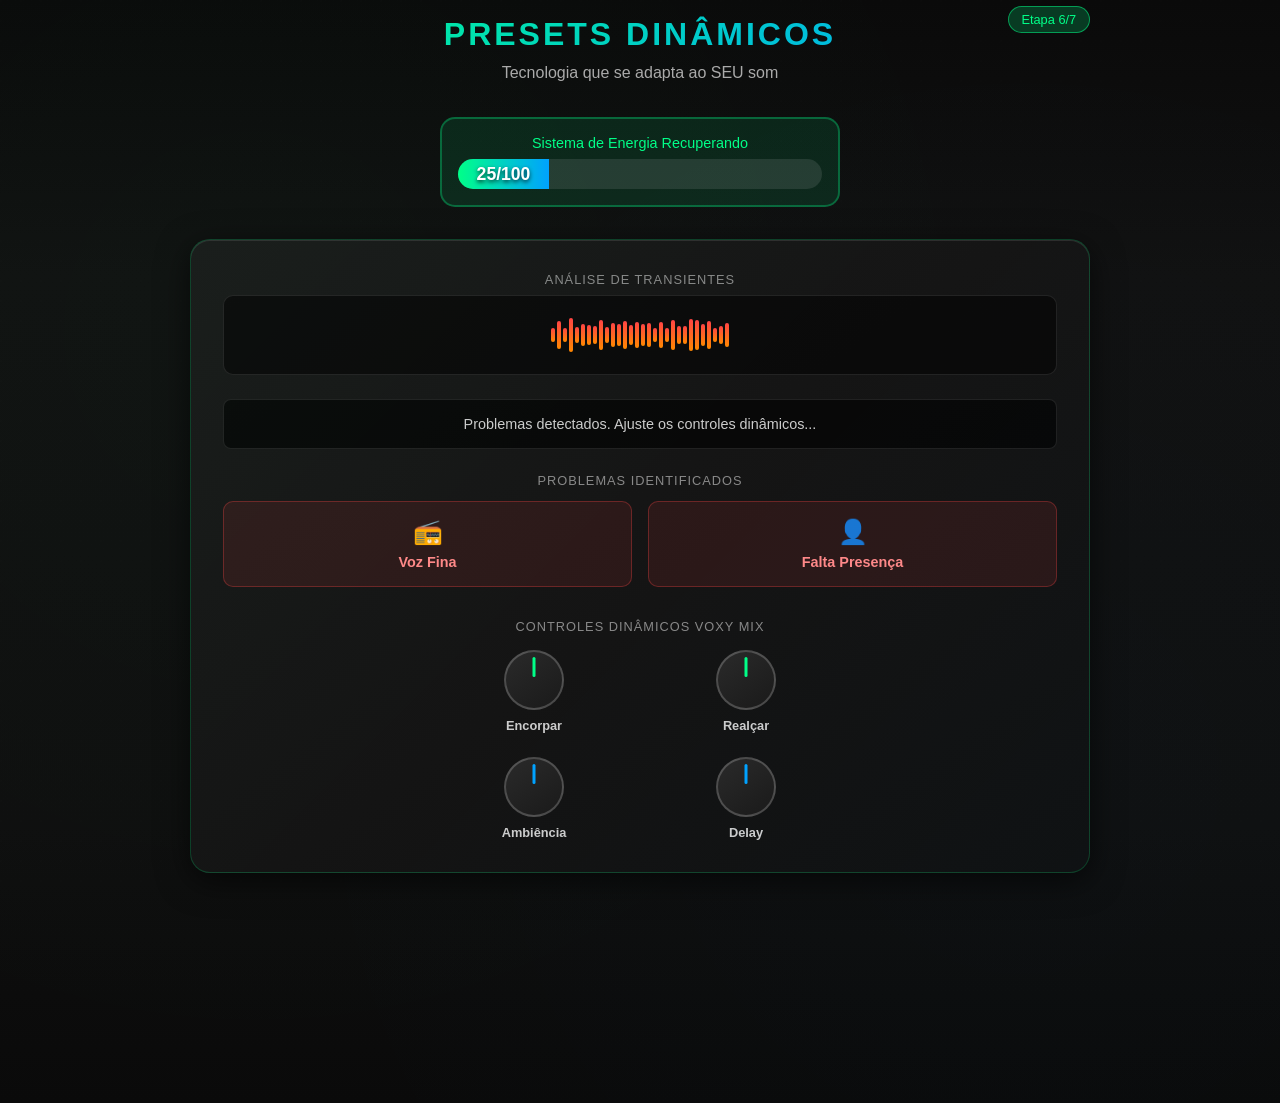
<file: Banco de Dados - IA/Htmls/[FG] Etapa 6 - Presets Dinâmicos (Beta 1).html>
<!DOCTYPE html>
<html lang="pt-BR">
<head>
    <meta charset="UTF-8">
    <meta name="viewport" content="width=device-width, initial-scale=1.0">
    <title>Desafio 4 - Presets Dinâmicos - Voxy Mix</title>
    <style>
        /* ===== RESET & BASE ===== */
        * { 
            margin: 0; 
            padding: 0; 
            box-sizing: border-box; 
            user-select: none; 
        }
        
        body {
            font-family: 'Segoe UI', Arial, sans-serif;
            background:
                radial-gradient(circle at 20% 30%, rgba(0, 255, 136, 0.02) 0%, transparent 60%),
                radial-gradient(circle at 80% 70%, rgba(0, 162, 255, 0.02) 0%, transparent 60%),
                linear-gradient(180deg, #0a0a0a 0%, #111111 25%, #0f0f0f 75%, #0a0a0a 100%);
            color: #e8e8e8; 
            min-height: 100vh; 
            overflow-x: hidden;
            display: flex; 
            align-items: center; 
            justify-content: center; 
            padding: 1rem;
        }
        
        body::before {
            content: ''; 
            position: fixed; 
            top: 0; 
            left: 0; 
            width: 100%; 
            height: 100%;
            background: radial-gradient(circle at 1px 1px, rgba(255,255,255,0.02) 1px, transparent 0);
            background-size: 20px 20px; 
            pointer-events: none; 
            opacity: 0.3; 
            z-index: -1;
        }
        
        /* ===== CONTAINER PRINCIPAL ===== */
        .main-container { 
            max-width: 900px; 
            width: 100%; 
            position: relative; 
            z-index: 1;
            animation: fadeInUp 0.8s ease-out;
        }
        
        /* ===== HEADER ===== */
        .header {
            text-align: center;
            margin-bottom: 2rem;
            position: relative;
        }
        
        .progress-indicator {
            position: absolute;
            top: -10px;
            right: 0;
            background: rgba(0, 255, 136, 0.2);
            padding: 0.3rem 0.8rem;
            border-radius: 15px;
            font-size: 0.8rem;
            color: #00ff88;
            border: 1px solid rgba(0, 255, 136, 0.5);
        }
        
        .title {
            font-size: 2rem;
            font-weight: 700;
            background: linear-gradient(135deg, #00ff88, #00a2ff);
            -webkit-background-clip: text;
            -webkit-text-fill-color: transparent;
            background-clip: text;
            margin-bottom: 0.5rem;
            text-transform: uppercase;
            letter-spacing: 3px;
        }
        
        .subtitle {
            font-size: 1rem;
            color: #aaa;
            line-height: 1.5;
        }
        
        /* ===== SISTEMA DE PONTUAÇÃO RECUPERADO ===== */
        .score-container {
            max-width: 400px;
            margin: 0 auto 2rem;
            background: rgba(0, 255, 136, 0.1);
            padding: 1rem;
            border-radius: 15px;
            border: 2px solid rgba(0, 255, 136, 0.3);
        }
        
        .score-label {
            font-size: 0.9rem;
            color: #00ff88;
            margin-bottom: 0.5rem;
            text-align: center;
        }
        
        .score-bar {
            width: 100%;
            height: 30px;
            background: rgba(255, 255, 255, 0.1);
            border-radius: 15px;
            overflow: hidden;
            position: relative;
        }
        
        .score-fill {
            height: 100%;
            background: linear-gradient(90deg, #00ff88, #00a2ff);
            width: 25%;
            transition: width 1.2s cubic-bezier(0.4, 0, 0.2, 1);
            position: relative;
        }
        
        .score-fill.recovering {
            animation: scoreRecover 1.5s ease-out;
        }
        
        @keyframes scoreRecover {
            0% { width: 25%; }
            100% { width: 100%; }
        }
        
        .score-text {
            position: absolute;
            top: 50%;
            left: 50%;
            transform: translate(-50%, -50%);
            font-weight: bold;
            font-size: 1.1rem;
            color: #ffffff;
            text-shadow: 0 2px 4px rgba(0, 0, 0, 0.8);
        }
        
        /* ===== LAYOUT EM 4 SEÇÕES ===== */
        .interface-container {
            background: linear-gradient(145deg, #1a1a1a, #0f0f0f);
            border: 1px solid rgba(0, 255, 136, 0.2);
            border-radius: 20px;
            padding: 2rem;
            box-shadow: 
                0 8px 32px rgba(0, 0, 0, 0.6),
                inset 0 1px 0 rgba(255, 255, 255, 0.1);
            position: relative;
            overflow: hidden;
        }
        
        .interface-container::before {
            content: '';
            position: absolute;
            top: 0;
            left: 0;
            right: 0;
            bottom: 0;
            background: linear-gradient(
                135deg,
                rgba(0, 255, 136, 0.02) 0%,
                transparent 50%,
                rgba(0, 162, 255, 0.02) 100%
            );
            pointer-events: none;
        }
        
        /* ===== SEÇÃO 1: TRANSIENTE VISUAL ===== */
        .transient-display {
            margin-bottom: 1.5rem;
            text-align: center;
        }
        
        .transient-label {
            font-size: 0.8rem;
            color: #888;
            margin-bottom: 0.5rem;
            text-transform: uppercase;
            letter-spacing: 1px;
        }
        
        .waveform-container {
            height: 80px;
            background: rgba(0, 0, 0, 0.5);
            border-radius: 10px;
            border: 1px solid rgba(255, 255, 255, 0.1);
            position: relative;
            overflow: hidden;
            display: flex;
            align-items: center;
            justify-content: center;
            gap: 2px;
            padding: 10px;
        }
        
        .waveform-bar {
            width: 4px;
            background: linear-gradient(180deg, #ff4444, #ff8800);
            transition: all 0.5s ease;
            border-radius: 2px;
        }
        
        .waveform-bar.improving {
            background: linear-gradient(180deg, #00ff88, #00a2ff);
            animation: waveImprove 0.8s ease-out;
        }
        
        @keyframes waveImprove {
            0% { transform: scaleY(0.3); }
            50% { transform: scaleY(1.2); }
            100% { transform: scaleY(1); }
        }
        
        /* ===== SEÇÃO 2: FEEDBACK BOX ===== */
        .feedback-box {
            background: rgba(0, 0, 0, 0.6);
            border: 1px solid rgba(255, 255, 255, 0.1);
            border-radius: 8px;
            padding: 0.8rem;
            margin-bottom: 1.5rem;
            text-align: center;
            min-height: 50px;
            display: flex;
            align-items: center;
            justify-content: center;
        }
        
        .feedback-text {
            font-size: 0.9rem;
            color: #ccc;
            transition: all 0.3s ease;
        }
        
        .feedback-text.success {
            color: #00ff88;
            font-weight: bold;
            animation: feedbackGlow 0.5s ease-out;
        }
        
        @keyframes feedbackGlow {
            0% { text-shadow: none; }
            50% { text-shadow: 0 0 10px rgba(0, 255, 136, 0.8); }
            100% { text-shadow: 0 0 5px rgba(0, 255, 136, 0.4); }
        }
        
        /* ===== SEÇÃO 3: PROBLEMAS VOCAIS ===== */
        .problems-section {
            margin-bottom: 2rem;
        }
        
        .problems-label {
            font-size: 0.8rem;
            color: #888;
            margin-bottom: 0.8rem;
            text-transform: uppercase;
            letter-spacing: 1px;
            text-align: center;
        }
        
        .problems-grid {
            display: grid;
            grid-template-columns: 1fr 1fr;
            gap: 1rem;
        }
        
        .problem-item {
            background: rgba(255, 68, 68, 0.1);
            border: 1px solid rgba(255, 68, 68, 0.3);
            border-radius: 10px;
            padding: 1rem;
            text-align: center;
            transition: all 0.5s ease;
        }
        
        .problem-item.solved {
            background: rgba(0, 255, 136, 0.1);
            border-color: rgba(0, 255, 136, 0.3);
            animation: problemSolved 0.8s ease-out;
        }
        
        @keyframes problemSolved {
            0% { transform: scale(1); }
            50% { transform: scale(1.05); }
            100% { transform: scale(1); }
        }
        
        .problem-icon {
            font-size: 1.5rem;
            margin-bottom: 0.5rem;
            display: block;
        }
        
        .problem-name {
            font-size: 0.9rem;
            font-weight: bold;
            color: #ff8888;
            transition: color 0.5s ease;
        }
        
        .problem-item.solved .problem-name {
            color: #00ff88;
        }
        
        .problem-item.solved .problem-icon::after {
            content: ' ✓';
            color: #00ff88;
        }
        
        /* ===== SEÇÃO 4: CONTROLES DE KNOB ===== */
        .controls-section {
            opacity: 1;
            transition: all 0.8s ease;
        }
        
        .controls-section.hidden {
            opacity: 0;
            pointer-events: none;
            transform: translateY(20px);
        }
        
        .controls-label {
            font-size: 0.8rem;
            color: #888;
            margin-bottom: 1rem;
            text-transform: uppercase;
            letter-spacing: 1px;
            text-align: center;
        }
        
        .knobs-grid {
            display: grid;
            grid-template-columns: repeat(2, 1fr);
            gap: 1.5rem;
            max-width: 400px;
            margin: 0 auto;
        }
        
        .knob-control {
            display: flex;
            flex-direction: column;
            align-items: center;
            cursor: pointer;
            transition: all 0.3s ease;
        }
        
        .knob-control:hover {
            transform: translateY(-2px);
        }
        
        .knob-visual {
            width: 60px;
            height: 60px;
            border-radius: 50%;
            background: linear-gradient(145deg, #2a2a2a, #1a1a1a);
            border: 2px solid rgba(255, 255, 255, 0.2);
            position: relative;
            margin-bottom: 0.5rem;
            transition: all 0.3s ease;
        }
        
        .knob-visual:hover {
            border-color: rgba(0, 162, 255, 0.5);
            box-shadow: 0 0 15px rgba(0, 162, 255, 0.3);
        }
        
        .knob-visual.correct:hover {
            border-color: rgba(0, 255, 136, 0.5);
            box-shadow: 0 0 15px rgba(0, 255, 136, 0.3);
        }
        
        .knob-indicator {
            position: absolute;
            top: 5px;
            left: 50%;
            transform: translateX(-50%);
            width: 3px;
            height: 20px;
            background: #00a2ff;
            border-radius: 2px;
            transition: all 0.3s ease;
        }
        
        .knob-visual.correct .knob-indicator {
            background: #00ff88;
        }
        
        .knob-label {
            font-size: 0.8rem;
            color: #ccc;
            text-align: center;
            font-weight: bold;
        }
        
        /* ===== BOTÃO CONTINUAR ===== */
        .success-section {
            text-align: center;
            margin-top: 2rem;
            opacity: 0;
            transition: all 0.8s ease;
        }
        
        .success-section.show {
            opacity: 1;
            transform: translateY(0);
        }
        
        .success-message {
            background: rgba(0, 255, 136, 0.2);
            border: 2px solid rgba(0, 255, 136, 0.5);
            border-radius: 15px;
            padding: 1.5rem;
            margin-bottom: 1.5rem;
            animation: successPulse 2s ease-in-out infinite;
        }
        
        @keyframes successPulse {
            0%, 100% { opacity: 1; transform: scale(1); }
            50% { opacity: 0.9; transform: scale(1.02); }
        }
        
        .success-title {
            font-size: 1.2rem;
            font-weight: bold;
            color: #00ff88;
            margin-bottom: 0.5rem;
        }
        
        .success-subtitle {
            font-size: 0.9rem;
            color: #aaa;
        }
        
        .continue-btn {
            padding: 1.2rem 3rem;
            background: linear-gradient(135deg, #00ff88, #00a2ff);
            border: none;
            border-radius: 15px;
            font-size: 1.1rem;
            font-weight: bold;
            color: #000000;
            text-transform: uppercase;
            letter-spacing: 2px;
            cursor: pointer;
            transition: all 0.3s ease;
            box-shadow: 0 8px 25px rgba(0, 255, 136, 0.4);
        }
        
        .continue-btn:hover {
            transform: translateY(-2px);
            box-shadow: 0 12px 35px rgba(0, 255, 136, 0.6);
        }
        
        /* ===== ANIMAÇÕES ===== */
        @keyframes fadeInUp {
            from { opacity: 0; transform: translateY(30px); }
            to { opacity: 1; transform: translateY(0); }
        }
        
        /* ===== MOBILE ===== */
        @media (max-width: 768px) {
            .knobs-grid {
                grid-template-columns: repeat(2, 1fr);
                gap: 1rem;
            }
            
            .knob-visual {
                width: 50px;
                height: 50px;
            }
            
            .title {
                font-size: 1.5rem;
            }
            
            .problems-grid {
                gap: 0.8rem;
            }
            
            .problem-item {
                padding: 0.8rem;
            }
        }
    </style>
</head>
<body>
    <div class="main-container">
        <div class="header">
            <div class="progress-indicator">Etapa 6/7</div>
            <h1 class="title">Presets Dinâmicos</h1>
            <p class="subtitle">Tecnologia que se adapta ao SEU som</p>
        </div>
        
        <!-- Sistema de Pontuação -->
        <div class="score-container">
            <div class="score-label">Sistema de Energia Recuperando</div>
            <div class="score-bar">
                <div class="score-fill" id="scoreFill">
                    <div class="score-text" id="scoreText">25/100</div>
                </div>
            </div>
        </div>
        
        <!-- Interface Principal -->
        <div class="interface-container">
            <!-- Seção 1: Transiente Visual -->
            <div class="transient-display">
                <div class="transient-label">Análise de Transientes</div>
                <div class="waveform-container" id="waveformContainer">
                    <!-- Barras serão inseridas dinamicamente -->
                </div>
            </div>
            
            <!-- Seção 2: Feedback Box -->
            <div class="feedback-box">
                <div class="feedback-text" id="feedbackText">
                    Problemas detectados. Ajuste os controles dinâmicos...
                </div>
            </div>
            
            <!-- Seção 3: Problemas Vocais -->
            <div class="problems-section">
                <div class="problems-label">Problemas Identificados</div>
                <div class="problems-grid" id="problemsGrid">
                    <!-- Problemas serão inseridos dinamicamente -->
                </div>
            </div>
            
            <!-- Seção 4: Controles de Knob -->
            <div class="controls-section" id="controlsSection">
                <div class="controls-label">Controles Dinâmicos Voxy Mix</div>
                <div class="knobs-grid" id="knobsGrid">
                    <!-- Knobs serão inseridos dinamicamente -->
                </div>
            </div>
        </div>
        
        <!-- Seção de Sucesso -->
        <div class="success-section" id="successSection">
            <div class="success-message">
                <div class="success-title">🎯 Preset Dinâmico Otimizado!</div>
                <div class="success-subtitle">Sua voz foi automaticamente calibrada para qualidade profissional</div>
            </div>
            <button class="continue-btn" id="continueBtn">
                Acessar Método Completo
            </button>
        </div>
    </div>
    
    <script>
        // ===== DADOS DO USUÁRIO =====
        const userData = JSON.parse(localStorage.getItem('voxyMixUserData') || '{}');
        const dnaMusical = userData.etapa2 || { fama: 50, dinheiro: 50, precisao: 50, velocidade: 50 };
        const segmento = userData.etapa3?.segmento || 'ambos';
        const previousScore = userData.etapa5?.score || 25;
        
        // ===== SISTEMA DE PONTUAÇÃO =====
        let currentScore = previousScore;
        let hasCompleted = false;
        
        // ===== MATRIZ DE PROBLEMAS E SOLUÇÕES =====
        function getVocalProblems() {
            const problems = [];
            
            // Problema 1: Baseado no segmento e DNA
            if (segmento === 'artista' || segmento === 'ambos') {
                if (dnaMusical.fama > 60) {
                    problems.push({ id: 'muddy', icon: '🔇', name: 'Som Abafado' });
                } else if (dnaMusical.precisao > 60) {
                    problems.push({ id: 'harsh', icon: '⚡', name: 'Frequências Ásperas' });
                } else {
                    problems.push({ id: 'thin', icon: '📻', name: 'Voz Fina' });
                }
            } else {
                if (dnaMusical.velocidade > 60) {
                    problems.push({ id: 'muddy', icon: '🔇', name: 'Som Abafado' });
                } else {
                    problems.push({ id: 'dull', icon: '😴', name: 'Sem Brilho' });
                }
            }
            
            // Problema 2: Sempre relacionado a timing/dinâmica
            if (dnaMusical.velocidade > 60) {
                problems.push({ id: 'timing', icon: '⏱️', name: 'Timing Irregular' });
            } else if (dnaMusical.dinheiro > 60) {
                problems.push({ id: 'dynamics', icon: '📈', name: 'Dinâmica Perdida' });
            } else {
                problems.push({ id: 'presence', icon: '👤', name: 'Falta Presença' });
            }
            
            return problems;
        }
        
        function getKnobControls() {
            const knobs = [];
            
            // Knob 1: Sempre correto - baseado no primeiro problema
            const problems = getVocalProblems();
            const firstProblem = problems[0].id;
            
            switch(firstProblem) {
                case 'muddy':
                    knobs.push({ id: 'clarify', label: 'Clarear', correct: true, targetProblem: 'muddy' });
                    break;
                case 'harsh':
                    knobs.push({ id: 'smooth', label: 'Suavizar', correct: true, targetProblem: 'harsh' });
                    break;
                case 'thin':
                    knobs.push({ id: 'fatten', label: 'Encorpar', correct: true, targetProblem: 'thin' });
                    break;
                case 'dull':
                    knobs.push({ id: 'brighten', label: 'Avivar', correct: true, targetProblem: 'dull' });
                    break;
            }
            
            // Knob 2: Sempre correto - baseado no segundo problema
            const secondProblem = problems[1].id;
            
            switch(secondProblem) {
                case 'timing':
                    knobs.push({ id: 'sync', label: 'Sincronizar', correct: true, targetProblem: 'timing' });
                    break;
                case 'dynamics':
                    knobs.push({ id: 'compress', label: 'Equilibrar', correct: true, targetProblem: 'dynamics' });
                    break;
                case 'presence':
                    knobs.push({ id: 'enhance', label: 'Realçar', correct: true, targetProblem: 'presence' });
                    break;
            }
            
            // Knobs 3 e 4: Neutros/decorativos
            knobs.push({ id: 'reverb', label: 'Ambiência', correct: false });
            knobs.push({ id: 'delay', label: 'Delay', correct: false });
            
            return knobs;
        }
        
        // ===== INICIALIZAÇÃO =====
        function init() {
            createWaveform();
            renderProblems();
            renderKnobs();
            updateScore(currentScore);
        }
        
        // ===== CRIAR WAVEFORM =====
        function createWaveform() {
            const container = document.getElementById('waveformContainer');
            container.innerHTML = '';
            
            for (let i = 0; i < 30; i++) {
                const bar = document.createElement('div');
                bar.className = 'waveform-bar';
                bar.style.height = `${Math.random() * 40 + 20}%`;
                container.appendChild(bar);
            }
        }
        
        // ===== RENDERIZAR PROBLEMAS =====
        function renderProblems() {
            const grid = document.getElementById('problemsGrid');
            const problems = getVocalProblems();
            
            grid.innerHTML = '';
            
            problems.forEach(problem => {
                const item = document.createElement('div');
                item.className = 'problem-item';
                item.id = `problem-${problem.id}`;
                item.innerHTML = `
                    <span class="problem-icon">${problem.icon}</span>
                    <div class="problem-name">${problem.name}</div>
                `;
                grid.appendChild(item);
            });
        }
        
        // ===== RENDERIZAR KNOBS =====
        function renderKnobs() {
            const grid = document.getElementById('knobsGrid');
            const knobs = getKnobControls();
            
            grid.innerHTML = '';
            
            knobs.forEach((knob, index) => {
                const control = document.createElement('div');
                control.className = 'knob-control';
                
                control.innerHTML = `
                    <div class="knob-visual ${knob.correct ? 'correct' : ''}" data-knob-id="${knob.id}">
                        <div class="knob-indicator"></div>
                    </div>
                    <div class="knob-label">${knob.label}</div>
                `;
                
                if (knob.correct) {
                    control.addEventListener('click', () => handleCorrectKnob(knob));
                } else {
                    control.addEventListener('click', () => handleNeutralKnob(knob));
                }
                
                grid.appendChild(control);
            });
        }
        
        // ===== LIDAR COM KNOB CORRETO =====
        function handleCorrectKnob(knob) {
            if (hasCompleted) return;
            
            // Marcar problema como resolvido
            const problemElement = document.getElementById(`problem-${knob.targetProblem}`);
            if (problemElement) {
                problemElement.classList.add('solved');
            }
            
            // Melhorar waveform
            const waveformBars = document.querySelectorAll('.waveform-bar');
            waveformBars.forEach(bar => {
                bar.classList.add('improving');
            });
            
            // Feedback positivo
            const feedbackText = document.getElementById('feedbackText');
            feedbackText.textContent = `✨ ${knob.label} aplicado! Melhoria detectada...`;
            feedbackText.classList.add('success');
            
            // Som de sucesso
            playSuccessSound();
            
            // Recuperar pontuação
            updateScore(Math.min(100, currentScore + 37));
            
            // Verificar se todos os problemas foram resolvidos
            setTimeout(() => {
                checkAllProblemsResolved();
            }, 1000);
        }
        
        // ===== LIDAR COM KNOB NEUTRO =====
        function handleNeutralKnob(knob) {
            if (hasCompleted) return;
            
            // Feedback neutro
            const feedbackText = document.getElementById('feedbackText');
            feedbackText.textContent = `${knob.label} ajustado. Continue otimizando...`;
            feedbackText.classList.remove('success');
            
            // Som neutro
            playNeutralSound();
        }
        
        // ===== VERIFICAR TODOS OS PROBLEMAS RESOLVIDOS =====
        function checkAllProblemsResolved() {
            const allProblems = document.querySelectorAll('.problem-item');
            const solvedProblems = document.querySelectorAll('.problem-item.solved');
            
            if (solvedProblems.length >= 2) { // Pelo menos 2 problemas resolvidos
                completeSuccess();
            }
        }
        
        // ===== COMPLETAR SUCESSO =====
        function completeSuccess() {
            if (hasCompleted) return;
            hasCompleted = true;
            
            // Recuperar pontuação total
            updateScore(100);
            
            // Feedback final
            const feedbackText = document.getElementById('feedbackText');
            feedbackText.textContent = '🎯 Preset Dinâmico calibrado perfeitamente!';
            feedbackText.classList.add('success');
            
            // Ocultar controles
            document.getElementById('controlsSection').classList.add('hidden');
            
            // Mostrar seção de sucesso
            setTimeout(() => {
                document.getElementById('successSection').classList.add('show');
            }, 1000);
            
            // Som de vitória
            playVictorySound();
        }
        
        // ===== ATUALIZAR PONTUAÇÃO =====
        function updateScore(newScore) {
            currentScore = newScore;
            const fill = document.getElementById('scoreFill');
            const text = document.getElementById('scoreText');
            
            text.textContent = `${currentScore}/100`;
            fill.style.width = `${currentScore}%`;
            
            if (currentScore >= 100) {
                fill.classList.add('recovering');
            }
        }
        
        // ===== SONS =====
        function playSuccessSound() {
            const audioContext = new (window.AudioContext || window.webkitAudioContext)();
            
            // Som de sucesso: acorde perfeito
            const frequencies = [261.63, 329.63, 392.00]; // C4, E4, G4
            
            frequencies.forEach((freq, index) => {
                const osc = audioContext.createOscillator();
                const gainNode = audioContext.createGain();
                
                osc.connect(gainNode);
                gainNode.connect(audioContext.destination);
                
                osc.frequency.setValueAtTime(freq, audioContext.currentTime);
                gainNode.gain.setValueAtTime(0.15, audioContext.currentTime);
                gainNode.gain.exponentialRampToValueAtTime(0.01, audioContext.currentTime + 0.8);
                
                osc.start(audioContext.currentTime + index * 0.1);
                osc.stop(audioContext.currentTime + 0.8 + index * 0.1);
            });
        }
        
        function playNeutralSound() {
            const audioContext = new (window.AudioContext || window.webkitAudioContext)();
            
            const osc = audioContext.createOscillator();
            const gainNode = audioContext.createGain();
            
            osc.connect(gainNode);
            gainNode.connect(audioContext.destination);
            
            osc.frequency.setValueAtTime(440, audioContext.currentTime);
            gainNode.gain.setValueAtTime(0.1, audioContext.currentTime);
            gainNode.gain.exponentialRampToValueAtTime(0.01, audioContext.currentTime + 0.2);
            
            osc.start(audioContext.currentTime);
            osc.stop(audioContext.currentTime + 0.2);
        }
        
        function playVictorySound() {
            const audioContext = new (window.AudioContext || window.webkitAudioContext)();
            
            // Sequência ascendente de notas
            const sequence = [261.63, 293.66, 329.63, 349.23, 392.00, 440.00, 493.88, 523.25];
            
            sequence.forEach((freq, index) => {
                const osc = audioContext.createOscillator();
                const gainNode = audioContext.createGain();
                
                osc.connect(gainNode);
                gainNode.connect(audioContext.destination);
                
                osc.frequency.setValueAtTime(freq, audioContext.currentTime);
                gainNode.gain.setValueAtTime(0.2, audioContext.currentTime);
                gainNode.gain.exponentialRampToValueAtTime(0.01, audioContext.currentTime + 0.3);
                
                osc.start(audioContext.currentTime + index * 0.1);
                osc.stop(audioContext.currentTime + 0.3 + index * 0.1);
            });
        }
        
        // ===== CONTINUAR =====
        document.getElementById('continueBtn').addEventListener('click', () => {
            // Salvar estado
            const currentData = {
                ...userData,
                etapa6: {
                    completed: true,
                    score: currentScore,
                    timestamp: Date.now(),
                    problems_solved: document.querySelectorAll('.problem-item.solved').length
                }
            };
            
            localStorage.setItem('voxyMixUserData', JSON.stringify(currentData));
            
            // Simular redirecionamento para oferta final
            alert('Redirecionando para o acesso completo ao Voxy Mix...');
        });
        
        // ===== INICIALIZAR =====
        init();
    </script>
</body>
</html>
</file>
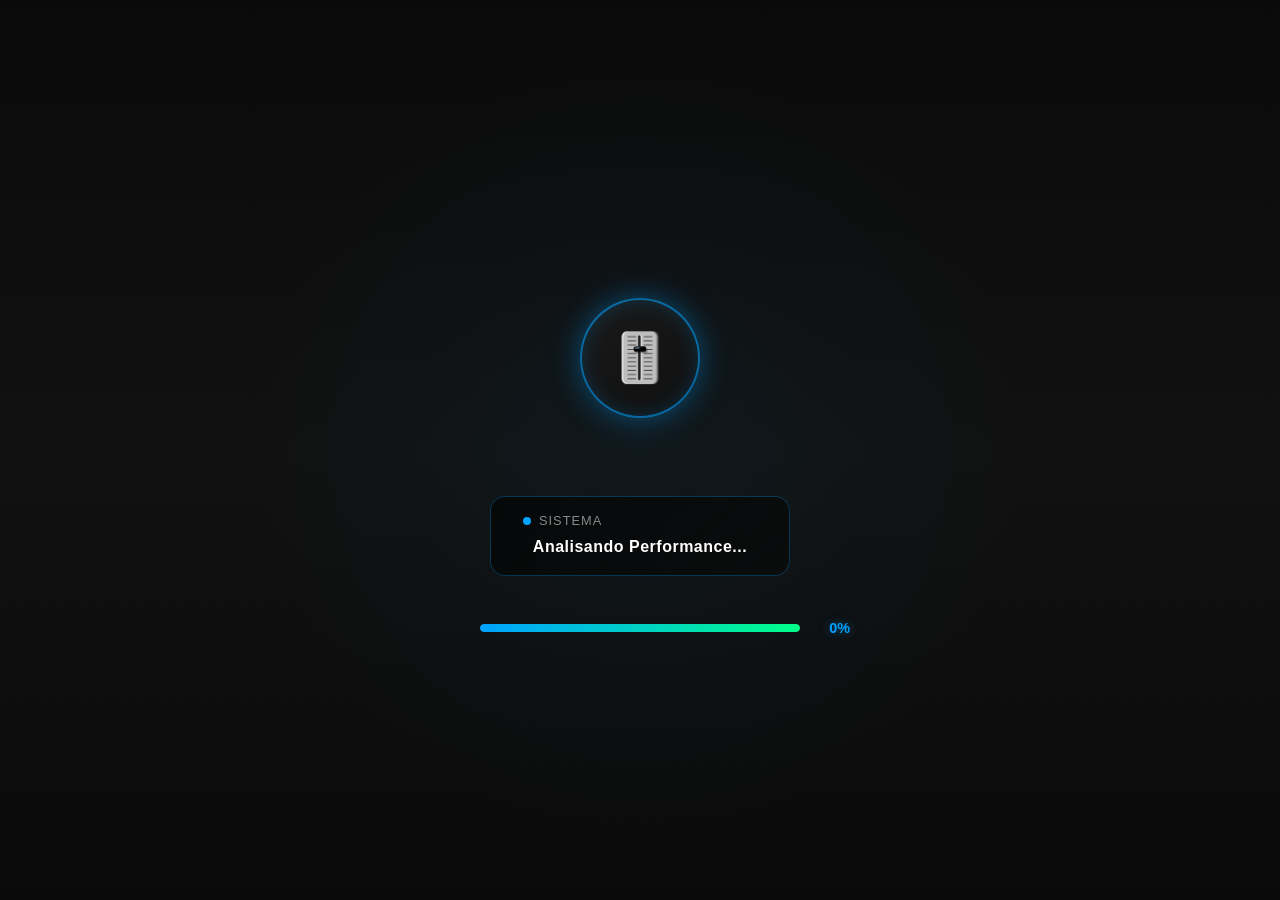
<file: Banco de Dados - IA/Htmls/[FG] Etapa 6.1 - Transição.html>
<!DOCTYPE html>
<html lang="pt-BR">
<head>
    <meta charset="UTF-8">
    <meta name="viewport" content="width=device-width, initial-scale=1.0">
    <title>Transição Voxy Mix</title>
    <style>
        /* ===== RESET & BASE ===== */
        * { 
            margin: 0; 
            padding: 0; 
            box-sizing: border-box; 
            user-select: none; 
        }

        body {
            font-family: 'Segoe UI', Arial, sans-serif;
            background:
                radial-gradient(circle at 20% 30%, rgba(255, 0, 150, 0.02) 0%, transparent 60%),
                radial-gradient(circle at 80% 70%, rgba(0, 200, 255, 0.02) 0%, transparent 60%),
                linear-gradient(180deg, #0a0a0a 0%, #111111 25%, #0f0f0f 75%, #0a0a0a 100%);
            color: #e8e8e8; 
            min-height: 100vh; 
            overflow-x: hidden;
            display: flex;
            align-items: center;
            justify-content: center;
        }

        body::before {
            content: ''; 
            position: fixed; 
            top: 0; 
            left: 0; 
            width: 100%; 
            height: 100%;
            background: radial-gradient(circle at 1px 1px, rgba(255,255,255,0.02) 1px, transparent 0);
            background-size: 20px 20px; 
            pointer-events: none; 
            opacity: 0.3; 
            z-index: -1;
        }

        /* ===== TRANSIÇÃO MODERNA ===== */
        .transition-screen {
            position: fixed;
            top: 0;
            left: 0;
            width: 100%;
            height: 100%;
            background: 
                radial-gradient(circle at 50% 50%, rgba(0, 162, 255, 0.05) 0%, transparent 50%),
                linear-gradient(180deg, #0a0a0a 0%, #111111 50%, #0a0a0a 100%);
            z-index: 1000;
            display: flex;
            align-items: center;
            justify-content: center;
            transition: opacity 0.5s ease;
        }

        .transition-screen::before {
            content: '';
            position: absolute;
            top: 0;
            left: 0;
            width: 100%;
            height: 100%;
            background: radial-gradient(circle at 1px 1px, rgba(255,255,255,0.02) 1px, transparent 0);
            background-size: 20px 20px;
            pointer-events: none;
            opacity: 0.3;
        }

        .transition-content {
            text-align: center;
            max-width: 500px;
            width: 90%;
        }

        /* ===== CORE DE ANÁLISE CENTRAL ===== */
        .analysis-core {
            width: 180px;
            height: 180px;
            margin: 0 auto 3rem;
            position: relative;
            opacity: 0;
            animation: coreAppear 0.6s ease 0.2s forwards;
        }

        /* Anéis Pulsantes */
        .core-rings {
            position: absolute;
            top: 50%;
            left: 50%;
            transform: translate(-50%, -50%);
            width: 100%;
            height: 100%;
            border: 2px solid rgba(0, 162, 255, 0.3);
            border-radius: 50%;
            opacity: 0;
            animation: ringPulse 2s ease-in-out infinite;
        }

        .core-rings.delay-1 {
            animation-delay: 0.3s;
            width: 120%;
            height: 120%;
        }

        .core-rings.delay-2 {
            animation-delay: 0.6s;
            width: 140%;
            height: 140%;
        }

        @keyframes ringPulse {
            0% {
                transform: translate(-50%, -50%) scale(0.8);
                opacity: 0;
                border-color: rgba(0, 162, 255, 0.8);
            }
            50% {
                opacity: 1;
            }
            100% {
                transform: translate(-50%, -50%) scale(1.2);
                opacity: 0;
                border-color: rgba(0, 255, 136, 0.3);
            }
        }

        /* Centro do Core */
        .analysis-center {
            position: absolute;
            top: 50%;
            left: 50%;
            transform: translate(-50%, -50%);
            width: 120px;
            height: 120px;
            background: linear-gradient(145deg, #1a1a1a, #0f0f0f);
            border: 2px solid rgba(0, 162, 255, 0.6);
            border-radius: 50%;
            display: flex;
            align-items: center;
            justify-content: center;
            box-shadow: 
                0 0 30px rgba(0, 162, 255, 0.4),
                inset 0 0 20px rgba(0, 162, 255, 0.2);
            animation: centerGlow 2s ease-in-out infinite;
        }

        @keyframes centerGlow {
            0%, 100% {
                box-shadow: 
                    0 0 30px rgba(0, 162, 255, 0.4),
                    inset 0 0 20px rgba(0, 162, 255, 0.2);
            }
            50% {
                box-shadow: 
                    0 0 50px rgba(0, 255, 136, 0.6),
                    inset 0 0 30px rgba(0, 255, 136, 0.3);
            }
        }

        /* ÍCONE CENTRAL (UM POR VEZ) */
        .central-icon {
            font-size: 3rem;
            opacity: 0;
            transform: scale(0.3) rotate(-180deg);
            transition: all 0.4s cubic-bezier(0.68, -0.55, 0.265, 1.55);
        }

        .central-icon.show {
            opacity: 1;
            transform: scale(1) rotate(0deg);
        }

        .central-icon.hide {
            opacity: 0;
            transform: scale(0.3) rotate(180deg);
        }

        /* ===== ANÁLISE DISPLAY MODERNO ===== */
        .analysis-display {
            margin-bottom: 3rem;
            min-height: 80px;
            display: flex;
            align-items: center;
            justify-content: center;
        }

        .analysis-panel {
            background: linear-gradient(145deg, rgba(0, 0, 0, 0.6), rgba(10, 10, 10, 0.8));
            border: 1px solid rgba(0, 162, 255, 0.3);
            border-radius: 15px;
            padding: 1rem 2rem;
            min-width: 300px;
            position: relative;
            overflow: hidden;
            opacity: 0;
            transform: translateY(30px) scale(0.9);
            transition: all 0.5s cubic-bezier(0.34, 1.56, 0.64, 1);
        }

        .analysis-panel.show {
            opacity: 1;
            transform: translateY(0) scale(1);
        }

        .analysis-panel::before {
            content: '';
            position: absolute;
            top: 0;
            left: -100%;
            width: 100%;
            height: 2px;
            background: linear-gradient(90deg, transparent, #00a2ff, transparent);
            animation: scanLine 2s ease-in-out infinite;
        }

        @keyframes scanLine {
            0% { left: -100%; }
            100% { left: 100%; }
        }

        .analysis-status {
            display: flex;
            align-items: center;
            gap: 0.5rem;
            font-size: 0.8rem;
            color: #888;
            margin-bottom: 0.5rem;
            text-transform: uppercase;
            letter-spacing: 1px;
        }

        .status-indicator {
            width: 8px;
            height: 8px;
            border-radius: 50%;
            background: #00a2ff;
            animation: pulse 1.5s ease-in-out infinite;
        }

        .analysis-text {
            font-size: 1rem;
            font-weight: 600;
            color: #ffffff;
            text-align: center;
            letter-spacing: 0.5px;
            line-height: 1.4;
        }

        .analysis-value {
            color: #00ff88;
            font-weight: bold;
        }

        /* ===== LOADING BAR MODERNO ===== */
        .progress-container {
            width: 100%;
            max-width: 320px;
            margin: 0 auto;
            position: relative;
            opacity: 0;
            animation: progressAppear 0.6s ease 1.5s forwards;
        }

        .progress-track {
            width: 100%;
            height: 8px;
            background: rgba(255, 255, 255, 0.1);
            border-radius: 4px;
            overflow: hidden;
            position: relative;
        }

        .progress-fill {
            height: 100%;
            background: linear-gradient(90deg, #00a2ff, #00ff88);
            width: 0%;
            border-radius: 4px;
            animation: progressLoad 2.5s ease-out 2s forwards;
            position: relative;
            z-index: 2;
        }

        .progress-glow {
            position: absolute;
            top: -10px;
            left: 0;
            right: 0;
            bottom: -10px;
            background: linear-gradient(90deg, 
                transparent, 
                rgba(0, 162, 255, 0.4), 
                rgba(0, 255, 136, 0.4),
                transparent);
            transform: translateX(-100%);
            animation: glowMove 2.5s ease-out 2s forwards;
        }

        @keyframes progressLoad {
            to { width: 100%; }
        }

        @keyframes glowMove {
            to { transform: translateX(100%); }
        }

        .progress-percentage {
            position: absolute;
            right: -50px;
            top: 50%;
            transform: translateY(-50%);
            font-size: 0.9rem;
            font-weight: bold;
            color: #00a2ff;
            text-shadow: 0 0 10px rgba(0, 162, 255, 0.5);
        }

        /* ===== ANIMAÇÕES DE ENTRADA ===== */
        @keyframes coreAppear {
            from {
                opacity: 0;
                transform: scale(0.5);
            }
            to {
                opacity: 1;
                transform: scale(1);
            }
        }

        @keyframes progressAppear {
            from {
                opacity: 0;
                transform: translateY(20px);
            }
            to {
                opacity: 1;
                transform: translateY(0);
            }
        }

        @keyframes pulse {
            0%, 100% { opacity: 1; transform: scale(1); }
            50% { opacity: 0.5; transform: scale(0.8); }
        }

        .transition-screen.hide {
            opacity: 0;
            pointer-events: none;
        }

        /* ===== MOBILE RESPONSIVO ===== */
        @media (max-width: 768px) {
            .analysis-core {
                width: 150px;
                height: 150px;
            }
            
            .analysis-center {
                width: 100px;
                height: 100px;
            }
            
            .central-icon {
                font-size: 2.5rem;
            }
            
            .analysis-panel {
                min-width: 280px;
                padding: 0.8rem 1.5rem;
            }
            
            .analysis-text {
                font-size: 0.9rem;
            }
        }
    </style>
</head>
<body>
    <!-- TRANSIÇÃO MODERNA -->
    <div class="transition-screen" id="transitionScreen">
        <div class="transition-content">
            <!-- Core de Análise Central -->
            <div class="analysis-core">
                <div class="core-rings"></div>
                <div class="core-rings delay-1"></div>
                <div class="core-rings delay-2"></div>
                
                <div class="analysis-center">
                    <span class="central-icon" id="centralIcon">🎚️</span>
                </div>
            </div>

            <!-- Display de Análise Moderno -->
            <div class="analysis-display" id="analysisDisplay">
                <!-- Panel será inserido via JavaScript -->
            </div>

            <!-- Loading Bar -->
            <div class="progress-container">
                <div class="progress-track">
                    <div class="progress-fill"></div>
                    <div class="progress-glow"></div>
                </div>
                <div class="progress-percentage" id="progressPercentage">0%</div>
            </div>
        </div>
    </div>

    <script>
        // ===== ÍCONES SEQUENCIAIS (UM POR VEZ NO CENTRO) =====
        const icons = ['🎚️', '🎙️', '🎧', '💸', '✓'];
        let currentIconIndex = 0;

        function showNextIcon() {
            const iconElement = document.getElementById('centralIcon');
            
            if (currentIconIndex < icons.length) {
                if (currentIconIndex > 0) {
                    iconElement.classList.add('hide');
                    
                    setTimeout(() => {
                        iconElement.textContent = icons[currentIconIndex];
                        iconElement.classList.remove('hide');
                        iconElement.classList.add('show');
                        
                        currentIconIndex++;
                        
                        if (currentIconIndex < icons.length) {
                            setTimeout(showNextIcon, 1000);
                        }
                    }, 200);
                } else {
                    iconElement.classList.add('show');
                    currentIconIndex++;
                    setTimeout(showNextIcon, 1000);
                }
            }
        }

        // ===== ANÁLISE SEQUENCIAL =====
        const analysisData = [
            { 
                status: "SISTEMA", 
                text: "Analisando Performance...", 
                delay: 1200, 
                duration: 500 
            },
            { 
                status: "PROCESSANDO", 
                text: "Calculando Pontuações", 
                delay: 500, 
                duration: 500 
            },
            { 
                status: "VERIFICANDO", 
                text: "Analisando Perfil do <span class='analysis-value'>usuário</span>", 
                delay: 500, 
                duration: 500 
            },
            { 
                status: "CONFIRMANDO", 
                text: "Perfil compatível com o <span class='analysis-value'>Voxy Mix</span>", 
                delay: 500, 
                duration: 600 
            },
            { 
                status: "CONCLUÍDO", 
                text: "STATUS: <span class='analysis-value'>APROVADO ✓</span>", 
                delay: 500, 
                duration: 600 
            }
        ];

        let currentAnalysisIndex = 0;

        function showAnalysis(index) {
            const displayContainer = document.getElementById('analysisDisplay');
            
            if (index >= analysisData.length) {
                setTimeout(() => {
                    document.getElementById('transitionScreen').classList.add('hide');
                    console.log('Transição para oferta...');
                }, 300);
                return;
            }

            const analysis = analysisData[index];
            
            // Remover panel anterior
            const existingPanel = document.querySelector('.analysis-panel');
            if (existingPanel) {
                existingPanel.style.opacity = '0';
                existingPanel.style.transform = 'translateY(-20px) scale(0.9)';
                setTimeout(() => existingPanel.remove(), 200);
            }
            
            setTimeout(() => {
                // Criar novo panel
                const panel = document.createElement('div');
                panel.className = 'analysis-panel';
                panel.innerHTML = `
                    <div class="analysis-status">
                        <span class="status-indicator"></span>
                        <span>${analysis.status}</span>
                    </div>
                    <div class="analysis-text">${analysis.text}</div>
                `;
                
                displayContainer.appendChild(panel);
                
                // Mostrar com animação
                setTimeout(() => panel.classList.add('show'), 50);
                
                // Próxima análise
                setTimeout(() => {
                    showAnalysis(index + 1);
                }, analysis.duration + analysis.delay);
            }, existingPanel ? 200 : 0);
        }

        // ===== ATUALIZAÇÃO DA PORCENTAGEM =====
        function updateProgress() {
            const percentageEl = document.getElementById('progressPercentage');
            let percentage = 0;
            const totalTime = 2500; // 2.5 segundos
            const increment = 100 / (totalTime / 30);
            
            const progressInterval = setInterval(() => {
                percentage += increment;
                if (percentage > 100) percentage = 100;
                percentageEl.textContent = Math.round(percentage) + '%';
                
                if (percentage >= 100) {
                    clearInterval(progressInterval);
                }
            }, 30);
        }

        // ===== INICIALIZAÇÃO =====
        document.addEventListener('DOMContentLoaded', () => {
            // Iniciar ícones após 0.8s
            setTimeout(showNextIcon, 800);
            
            // Iniciar análise
            showAnalysis(0);
            
            // Iniciar atualização de progresso
            setTimeout(updateProgress, 2000);
        });
    </script>
</body>
</html>
</file>
<file: app/styles.css>
html, body {
    height: 100%;
    margin: 0;
}

iframe {
    width: 100%;
    height: 100%;
    border: none;
    display: block;
}
</file>
